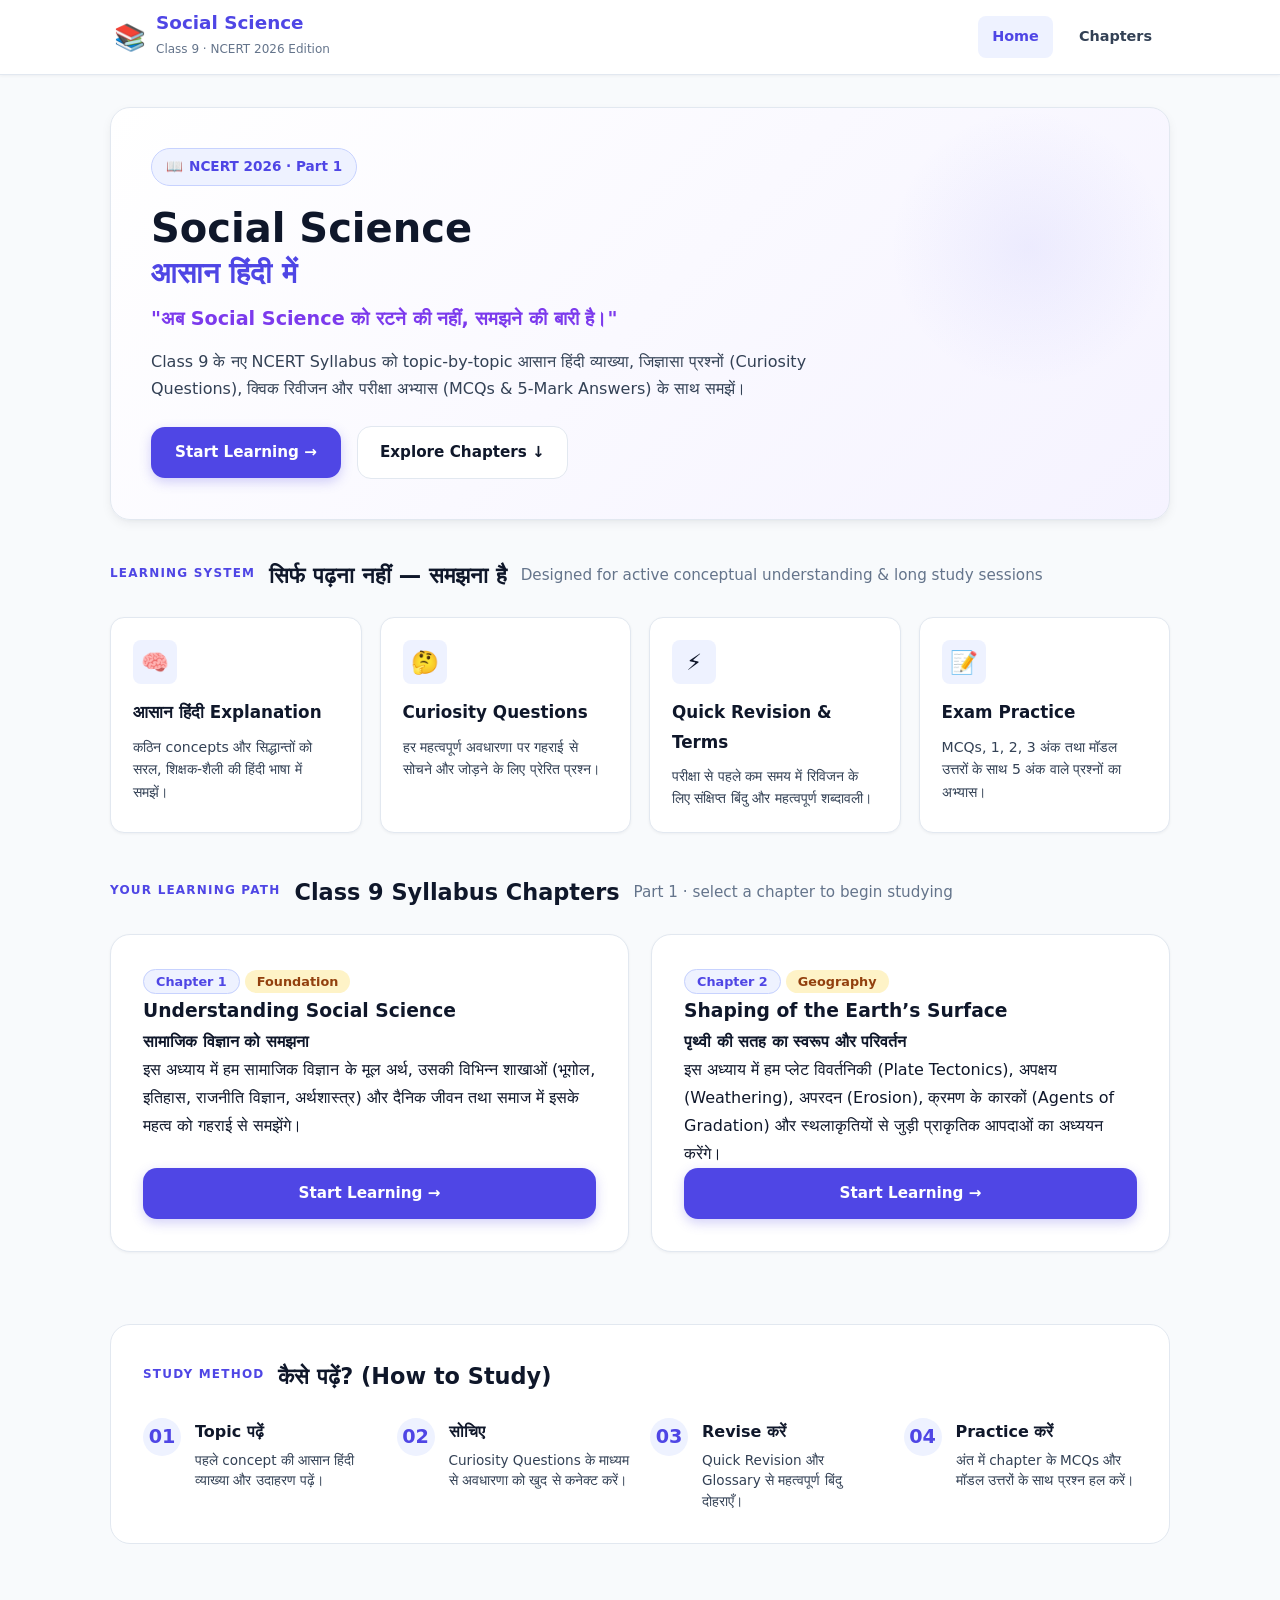
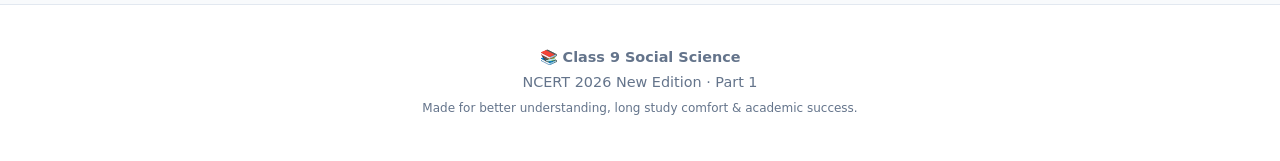
<file: index.html>
<!DOCTYPE html>
<html lang="hi">

<head>
    <meta charset="UTF-8">
    <meta name="viewport" content="width=device-width, initial-scale=1.0">
    <meta name="description"
        content="Class 9 NCERT Social Science 2026 New Edition Part 1 - Hindi study notes, explanations, glossary and chapter practice.">

    <title>Class 9 Social Science | NCERT 2026</title>

    <link rel="stylesheet" href="./css/chapter.css">
</head>

<body>

    <!-- ================= HEADER ================= -->
    <header class="site-header">
        <div class="header-inner">
            <a href="./index.html" class="brand">
                <span class="brand-icon">📚</span>
                <div class="brand-text">
                    <strong>Social Science</strong>
                    <small>Class 9 · NCERT 2026 Edition</small>
                </div>
            </a>

            <nav class="site-nav">
                <a href="./index.html" class="nav-link active">Home</a>
                <a href="#chapters-section" class="nav-link">Chapters</a>
            </nav>
        </div>
    </header>

    <!-- ================= MAIN ================= -->
    <main class="home-container">

        <!-- ================= HERO ================= -->
        <section class="hero">
            <div class="hero-badge">
                <span>📖</span> NCERT 2026 · Part 1
            </div>

            <h1>
                Social Science
                <span class="highlight-text">आसान हिंदी में</span>
            </h1>

            <p class="hero-tagline">
                "अब Social Science को रटने की नहीं, समझने की बारी है।"
            </p>

            <p class="hero-subtext">
                Class 9 के नए NCERT Syllabus को topic-by-topic आसान हिंदी व्याख्या, जिज्ञासा प्रश्नों (Curiosity Questions), क्विक रिवीजन और परीक्षा अभ्यास (MCQs & 5-Mark Answers) के साथ समझें।
            </p>

            <div class="hero-actions">
                <a href="./chapter.html?chapter=ch01" class="primary-button">
                    Start Learning →
                </a>
                <a href="#chapters-section" class="secondary-button">
                    Explore Chapters ↓
                </a>
            </div>
        </section>

        <!-- ================= LEARNING FEATURES ================= -->
        <section class="features-section">
            <div class="section-heading">
                <p class="eyebrow">Learning System</p>
                <h2>सिर्फ पढ़ना नहीं — समझना है</h2>
                <p class="section-subtext">Designed for active conceptual understanding & long study sessions</p>
            </div>

            <div class="features-grid">
                <article class="feature-card">
                    <div class="feature-icon-wrapper">🧠</div>
                    <h3>आसान हिंदी Explanation</h3>
                    <p>कठिन concepts और सिद्धान्तों को सरल, शिक्षक-शैली की हिंदी भाषा में समझें।</p>
                </article>

                <article class="feature-card">
                    <div class="feature-icon-wrapper">🤔</div>
                    <h3>Curiosity Questions</h3>
                    <p>हर महत्वपूर्ण अवधारणा पर गहराई से सोचने और जोड़ने के लिए प्रेरित प्रश्न।</p>
                </article>

                <article class="feature-card">
                    <div class="feature-icon-wrapper">⚡</div>
                    <h3>Quick Revision & Terms</h3>
                    <p>परीक्षा से पहले कम समय में रिविजन के लिए संक्षिप्त बिंदु और महत्वपूर्ण शब्दावली।</p>
                </article>

                <article class="feature-card">
                    <div class="feature-icon-wrapper">📝</div>
                    <h3>Exam Practice</h3>
                    <p>MCQs, 1, 2, 3 अंक तथा मॉडल उत्तरों के साथ 5 अंक वाले प्रश्नों का अभ्यास।</p>
                </article>
            </div>
        </section>

        <!-- ================= CHAPTERS SECTION ================= -->
        <section id="chapters-section" class="chapters-section">
            <div class="section-heading">
                <p class="eyebrow">Your Learning Path</p>
                <h2>Class 9 Syllabus Chapters</h2>
                <p class="section-subtext">Part 1 · select a chapter to begin studying</p>
            </div>

            <!-- JavaScript loads chapters dynamically -->
            <div id="chapters-list" class="chapters-grid">
                <div class="state-card">
                    Chapters loading...
                </div>
            </div>
        </section>

        <!-- ================= HOW TO USE ================= -->
        <section class="how-section">
            <div class="section-heading">
                <p class="eyebrow">Study Method</p>
                <h2>कैसे पढ़ें? (How to Study)</h2>
            </div>

            <div class="study-steps">
                <article class="study-step">
                    <span class="step-num">01</span>
                    <div>
                        <h3>Topic पढ़ें</h3>
                        <p>पहले concept की आसान हिंदी व्याख्या और उदाहरण पढ़ें।</p>
                    </div>
                </article>

                <article class="study-step">
                    <span class="step-num">02</span>
                    <div>
                        <h3>सोचिए</h3>
                        <p>Curiosity Questions के माध्यम से अवधारणा को खुद से कनेक्ट करें।</p>
                    </div>
                </article>

                <article class="study-step">
                    <span class="step-num">03</span>
                    <div>
                        <h3>Revise करें</h3>
                        <p>Quick Revision और Glossary से महत्वपूर्ण बिंदु दोहराएँ।</p>
                    </div>
                </article>

                <article class="study-step">
                    <span class="step-num">04</span>
                    <div>
                        <h3>Practice करें</h3>
                        <p>अंत में chapter के MCQs और मॉडल उत्तरों के साथ प्रश्न हल करें।</p>
                    </div>
                </article>
            </div>
        </section>

    </main>

    <!-- ================= FOOTER ================= -->
    <footer class="site-footer">
        <div class="footer-inner">
            <strong>📚 Class 9 Social Science</strong>
            <p>NCERT 2026 New Edition · Part 1</p>
            <small>Made for better understanding, long study comfort & academic success.</small>
        </div>
    </footer>

    <script type="module" src="./js/home.js"></script>

</body>

</html>
</file>
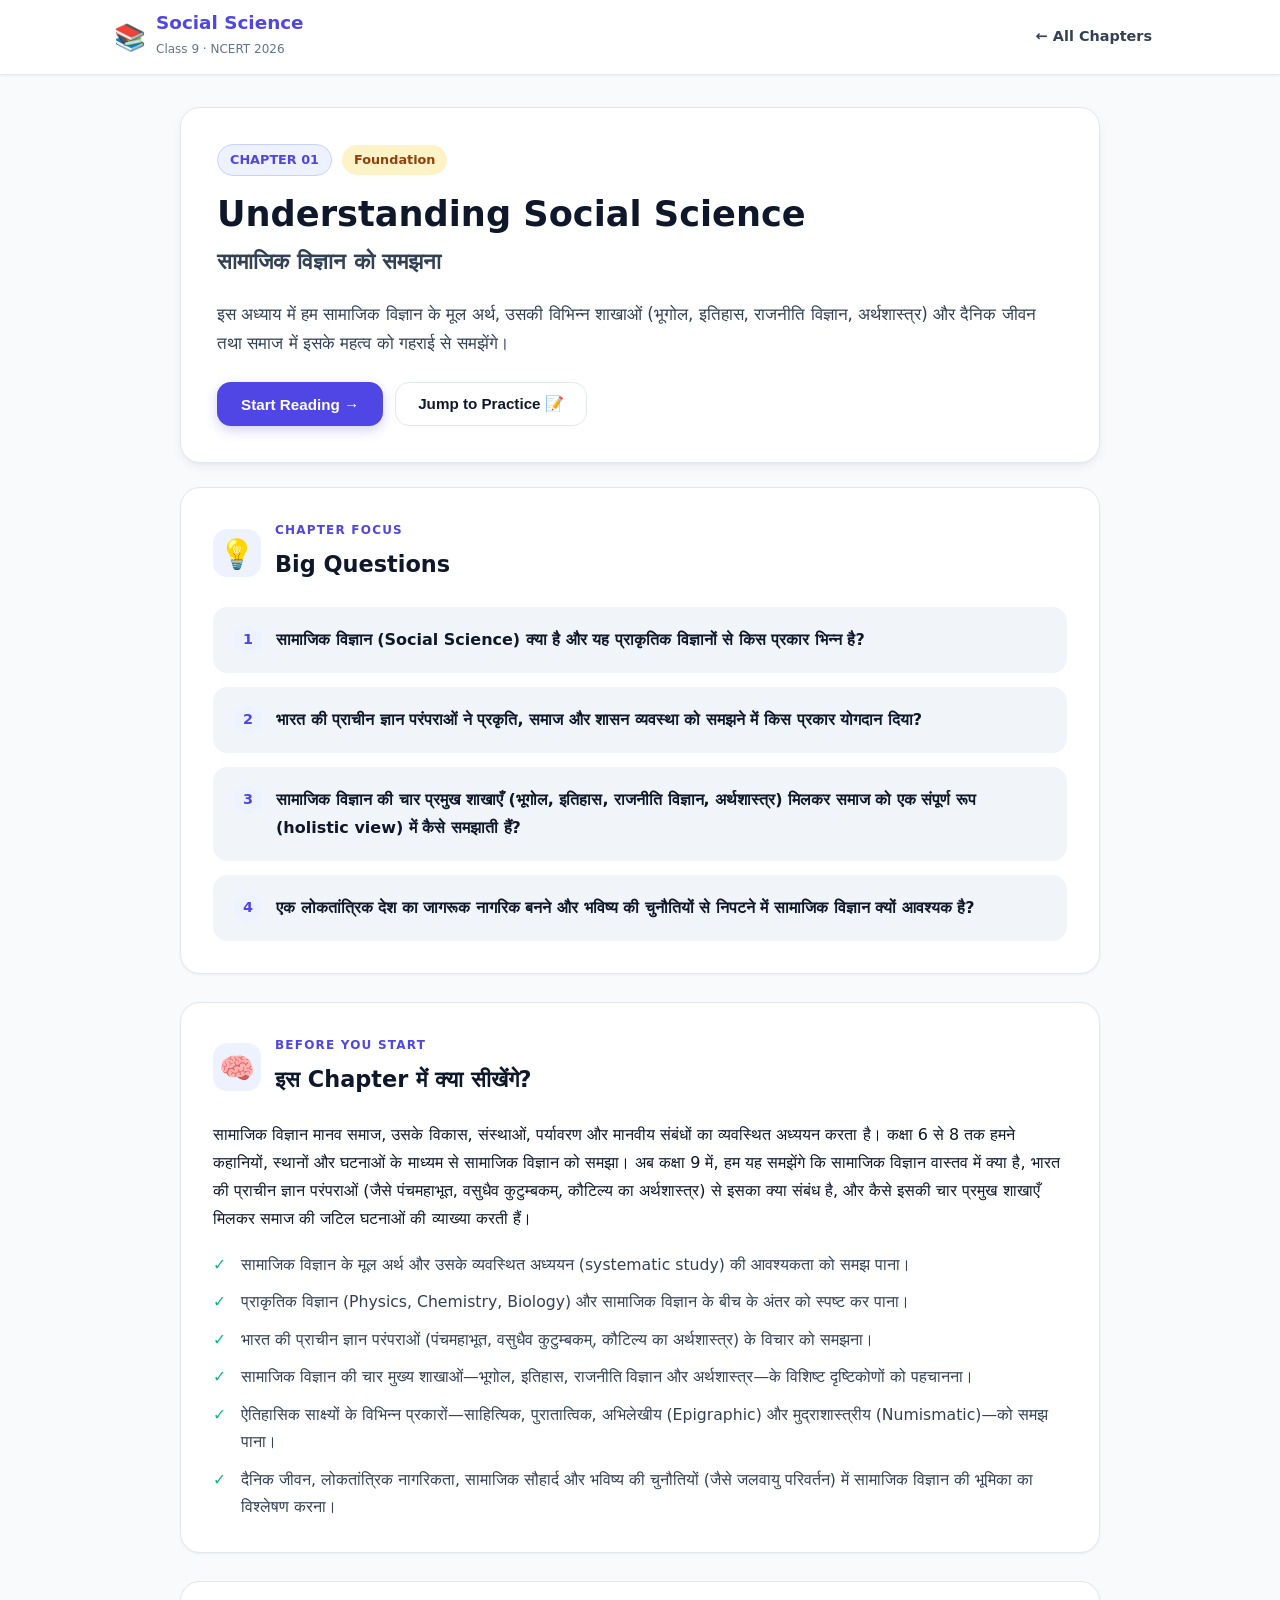
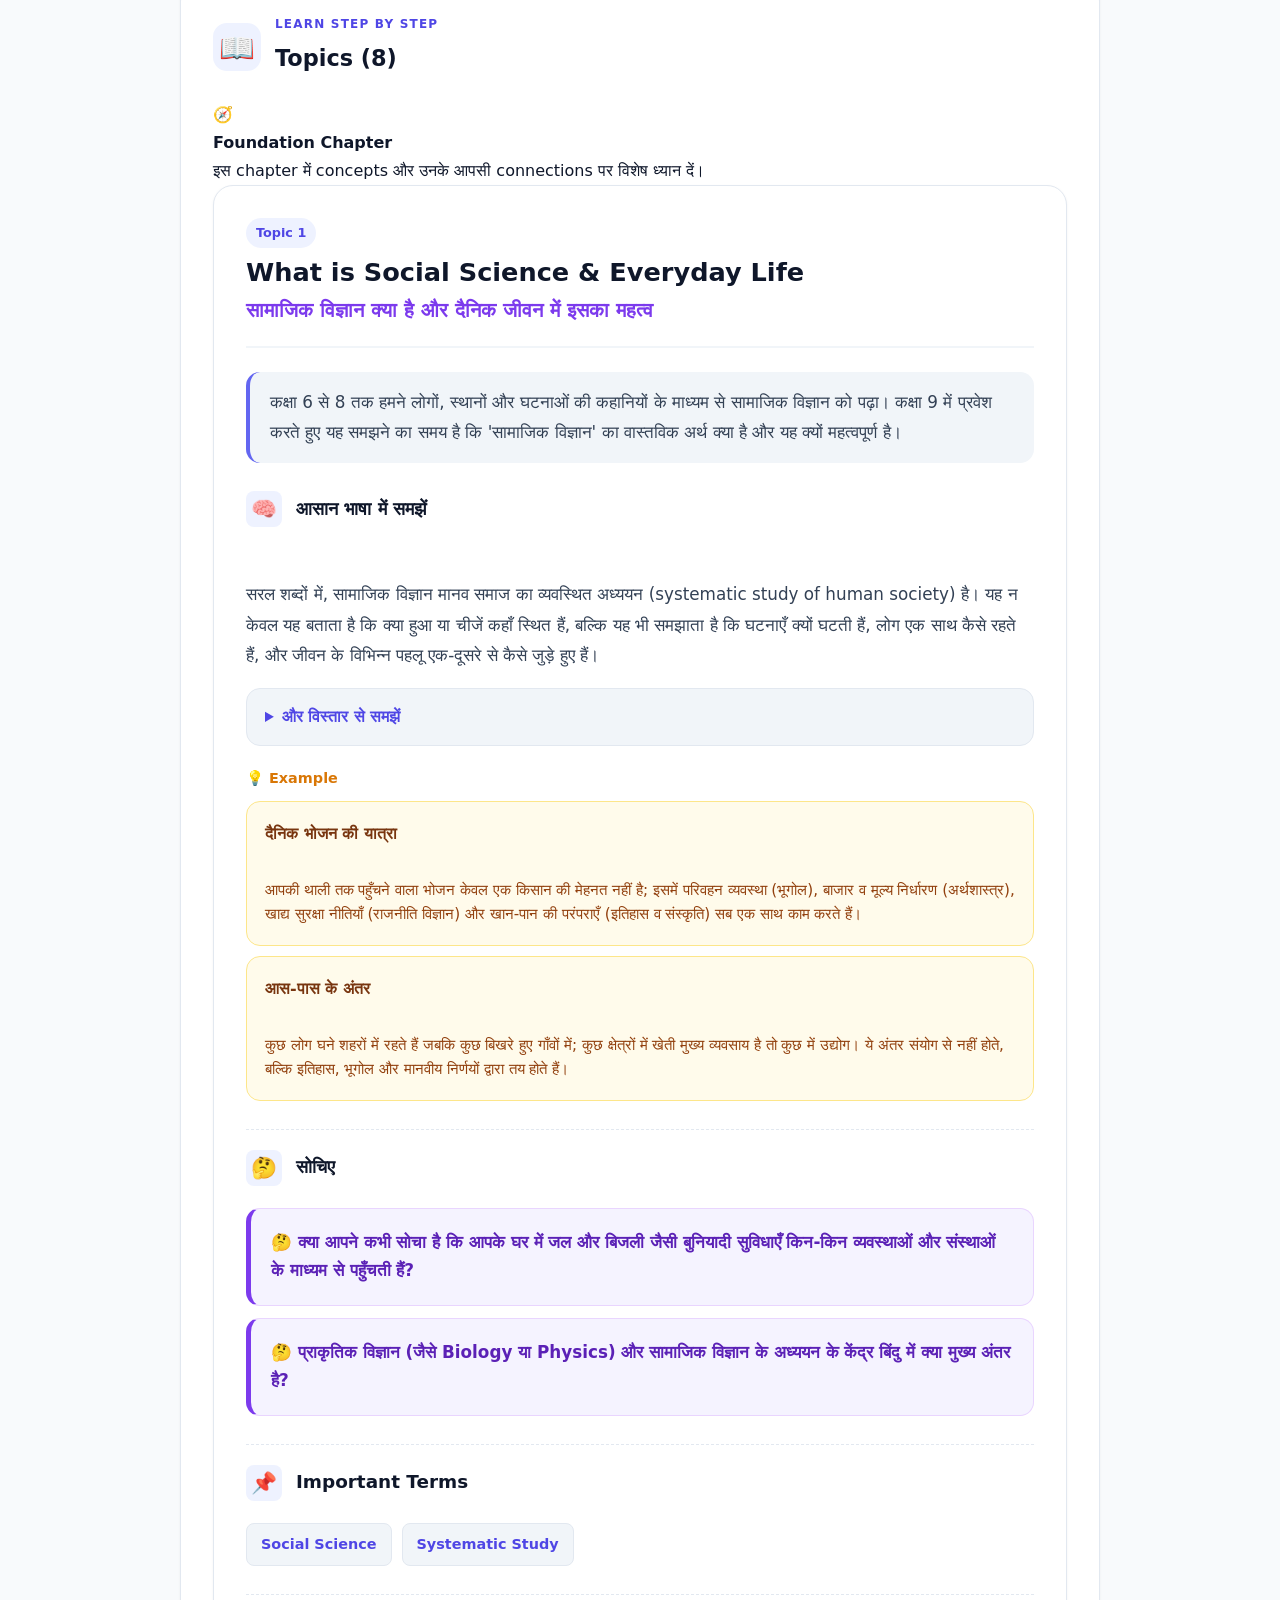
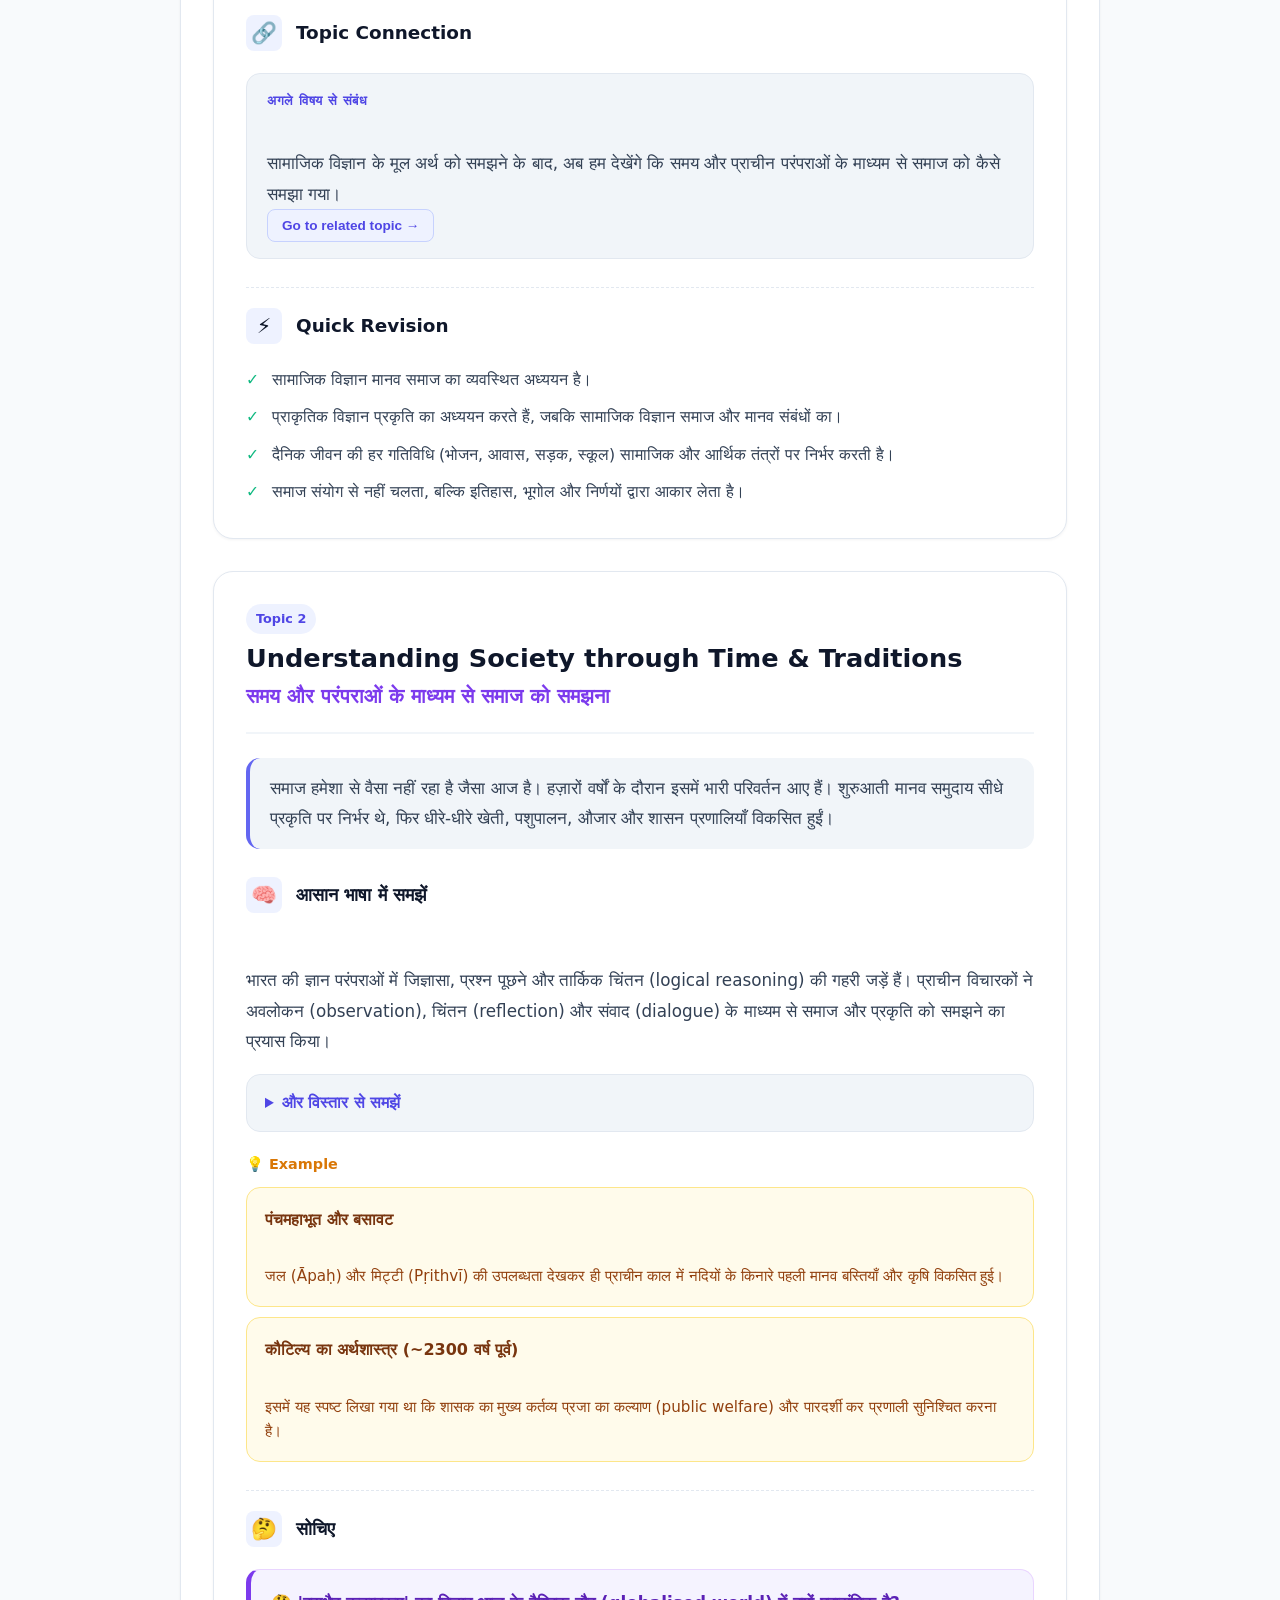
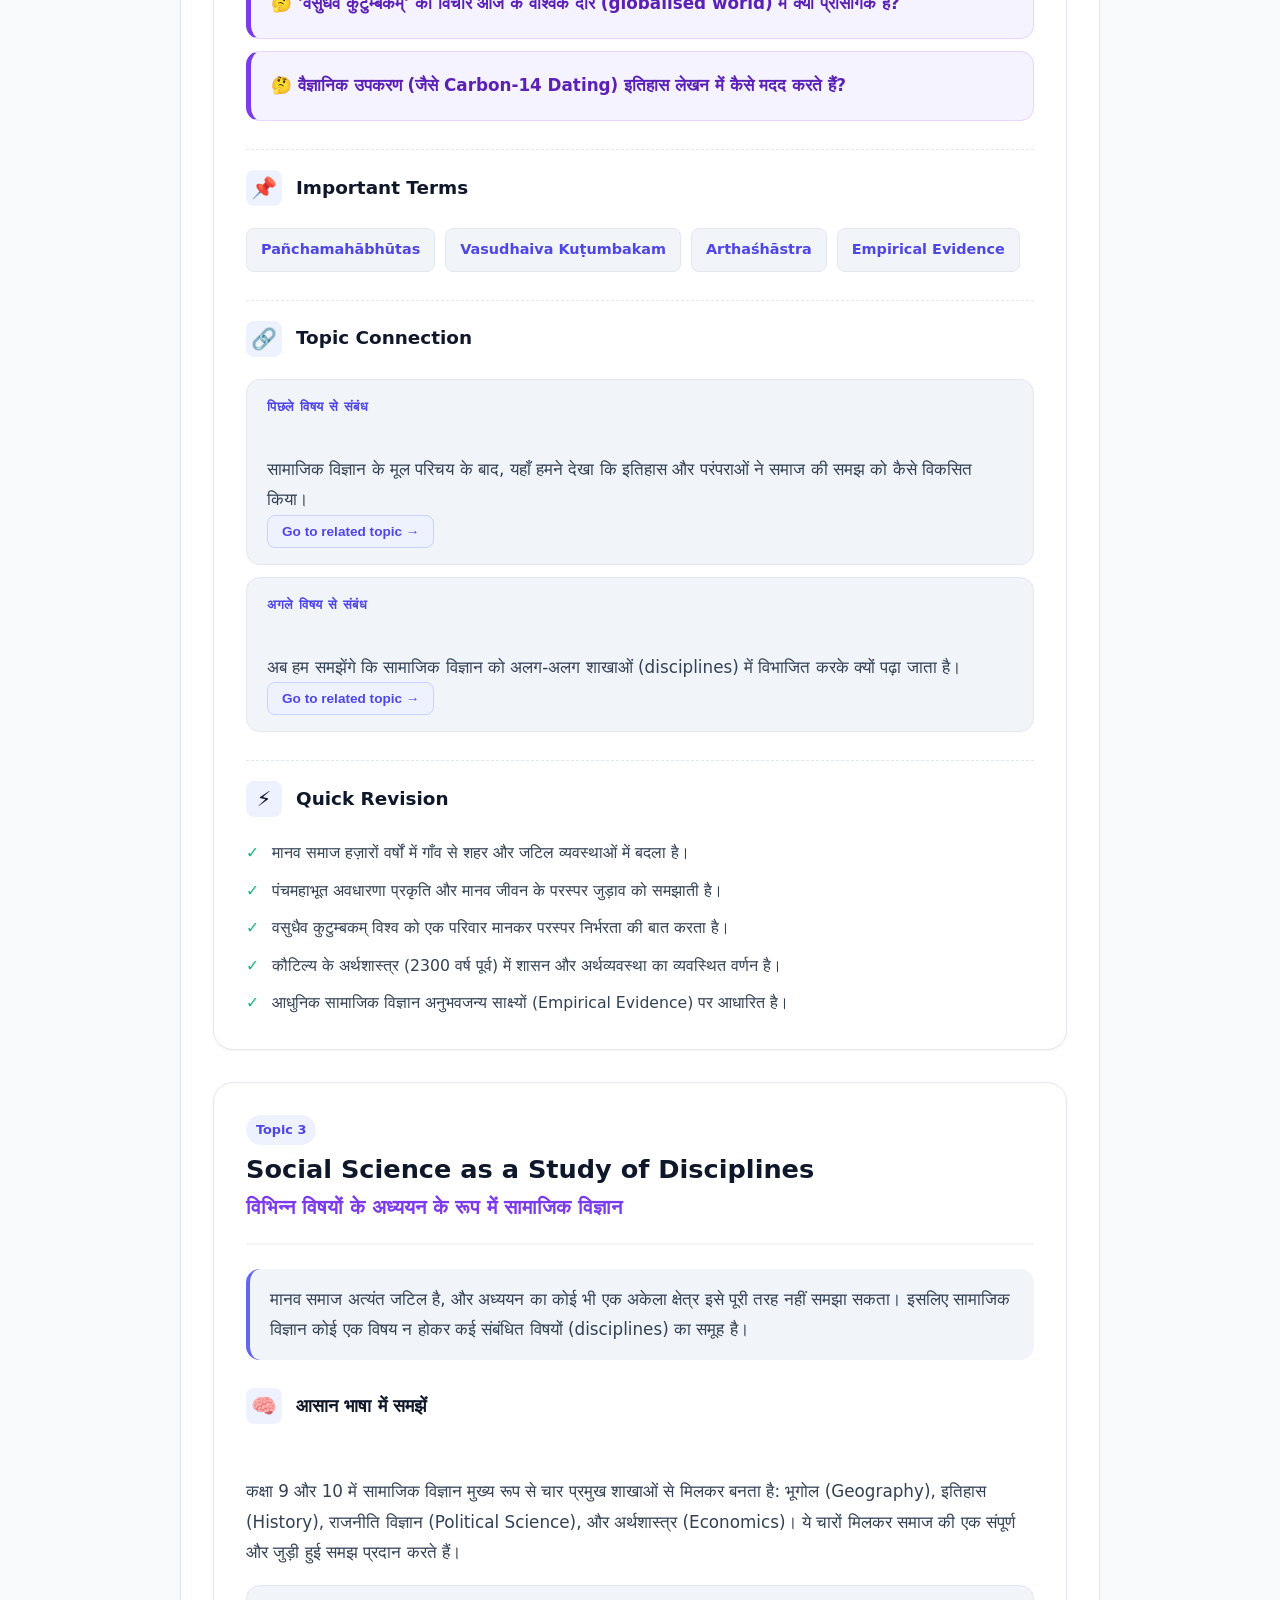
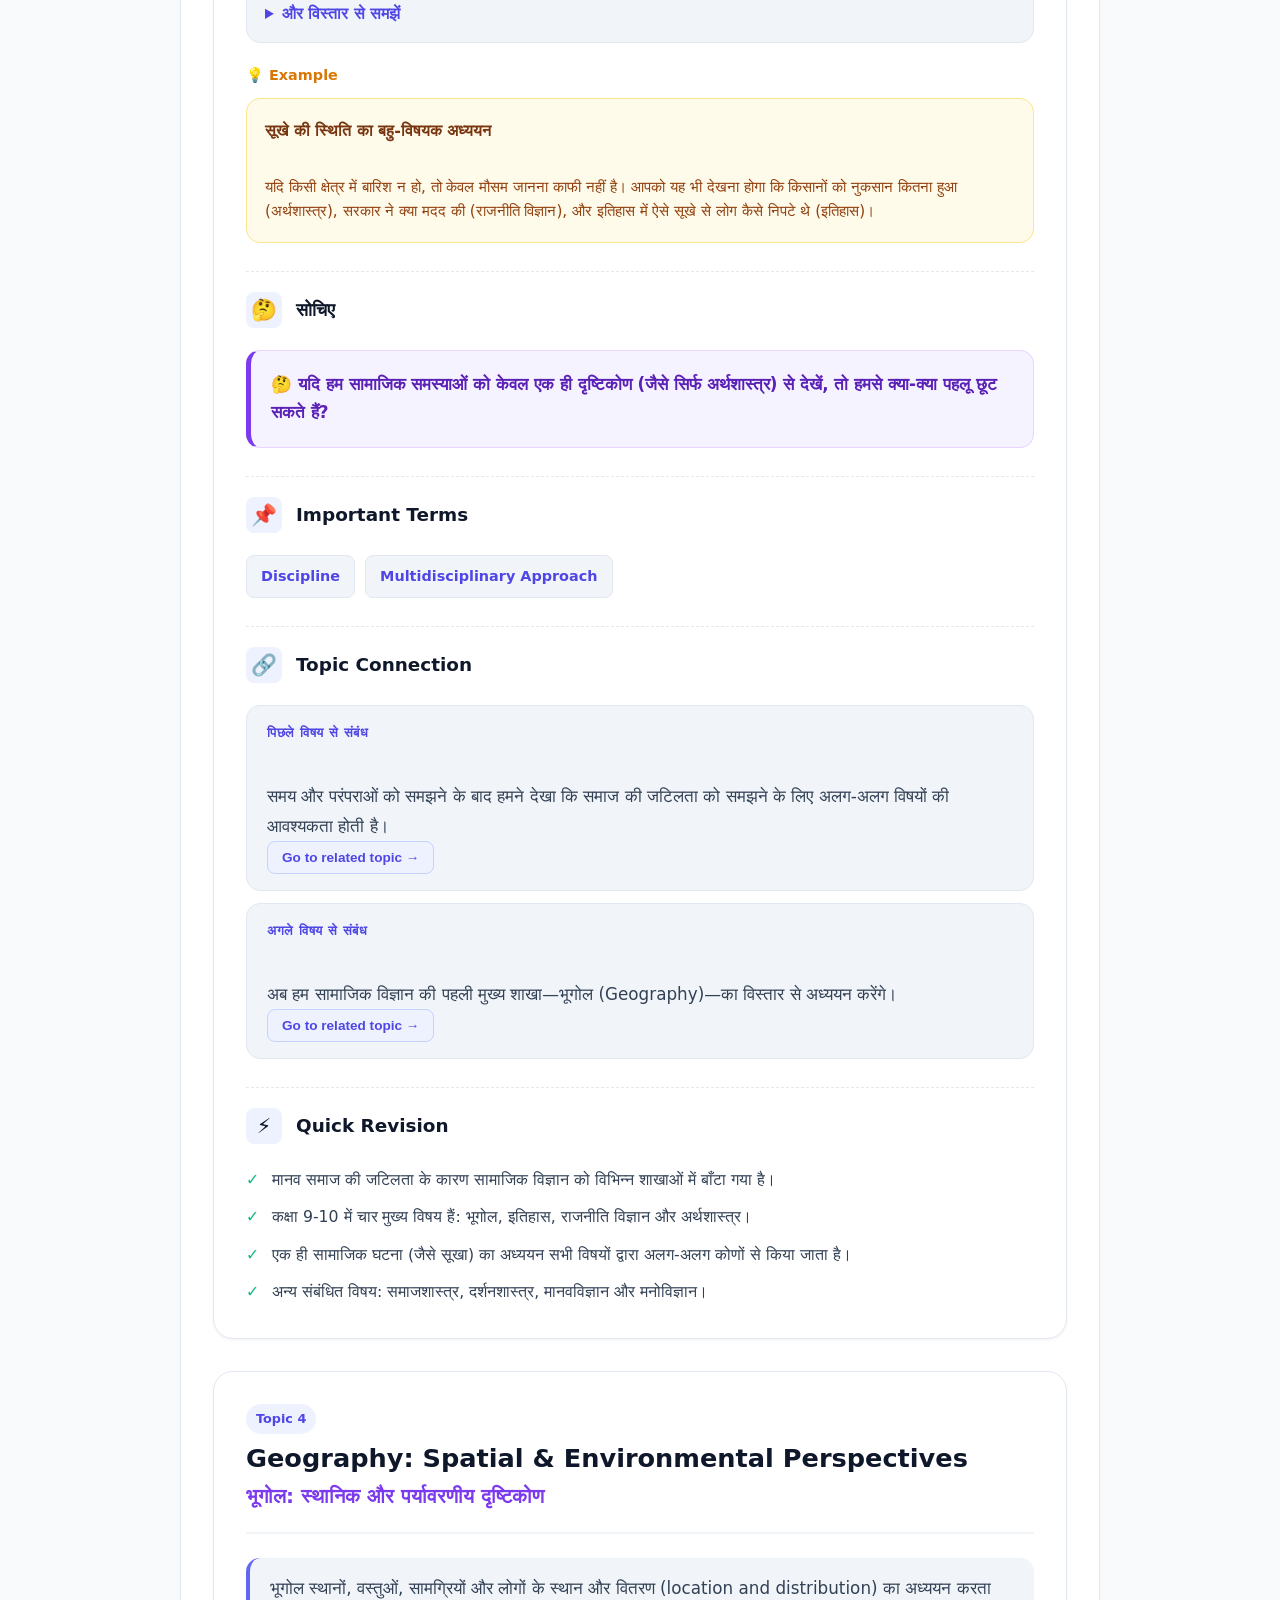
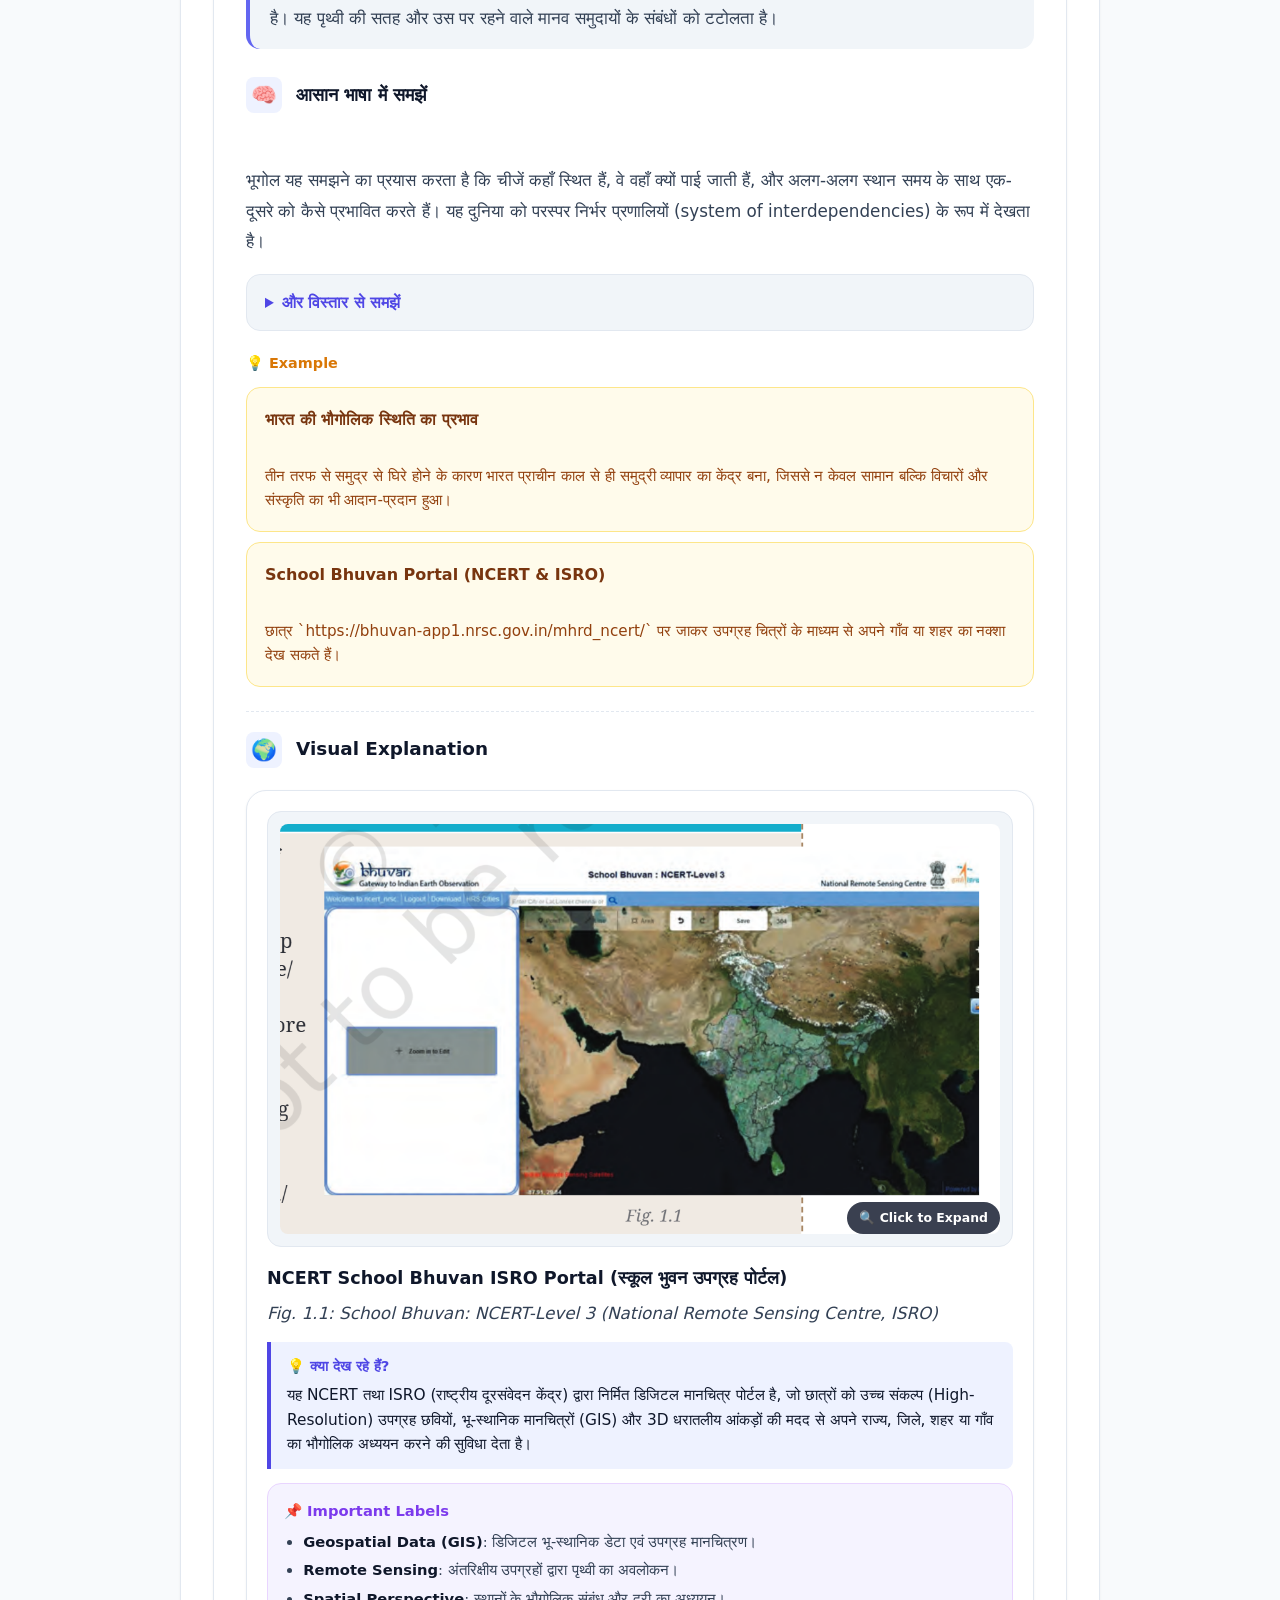
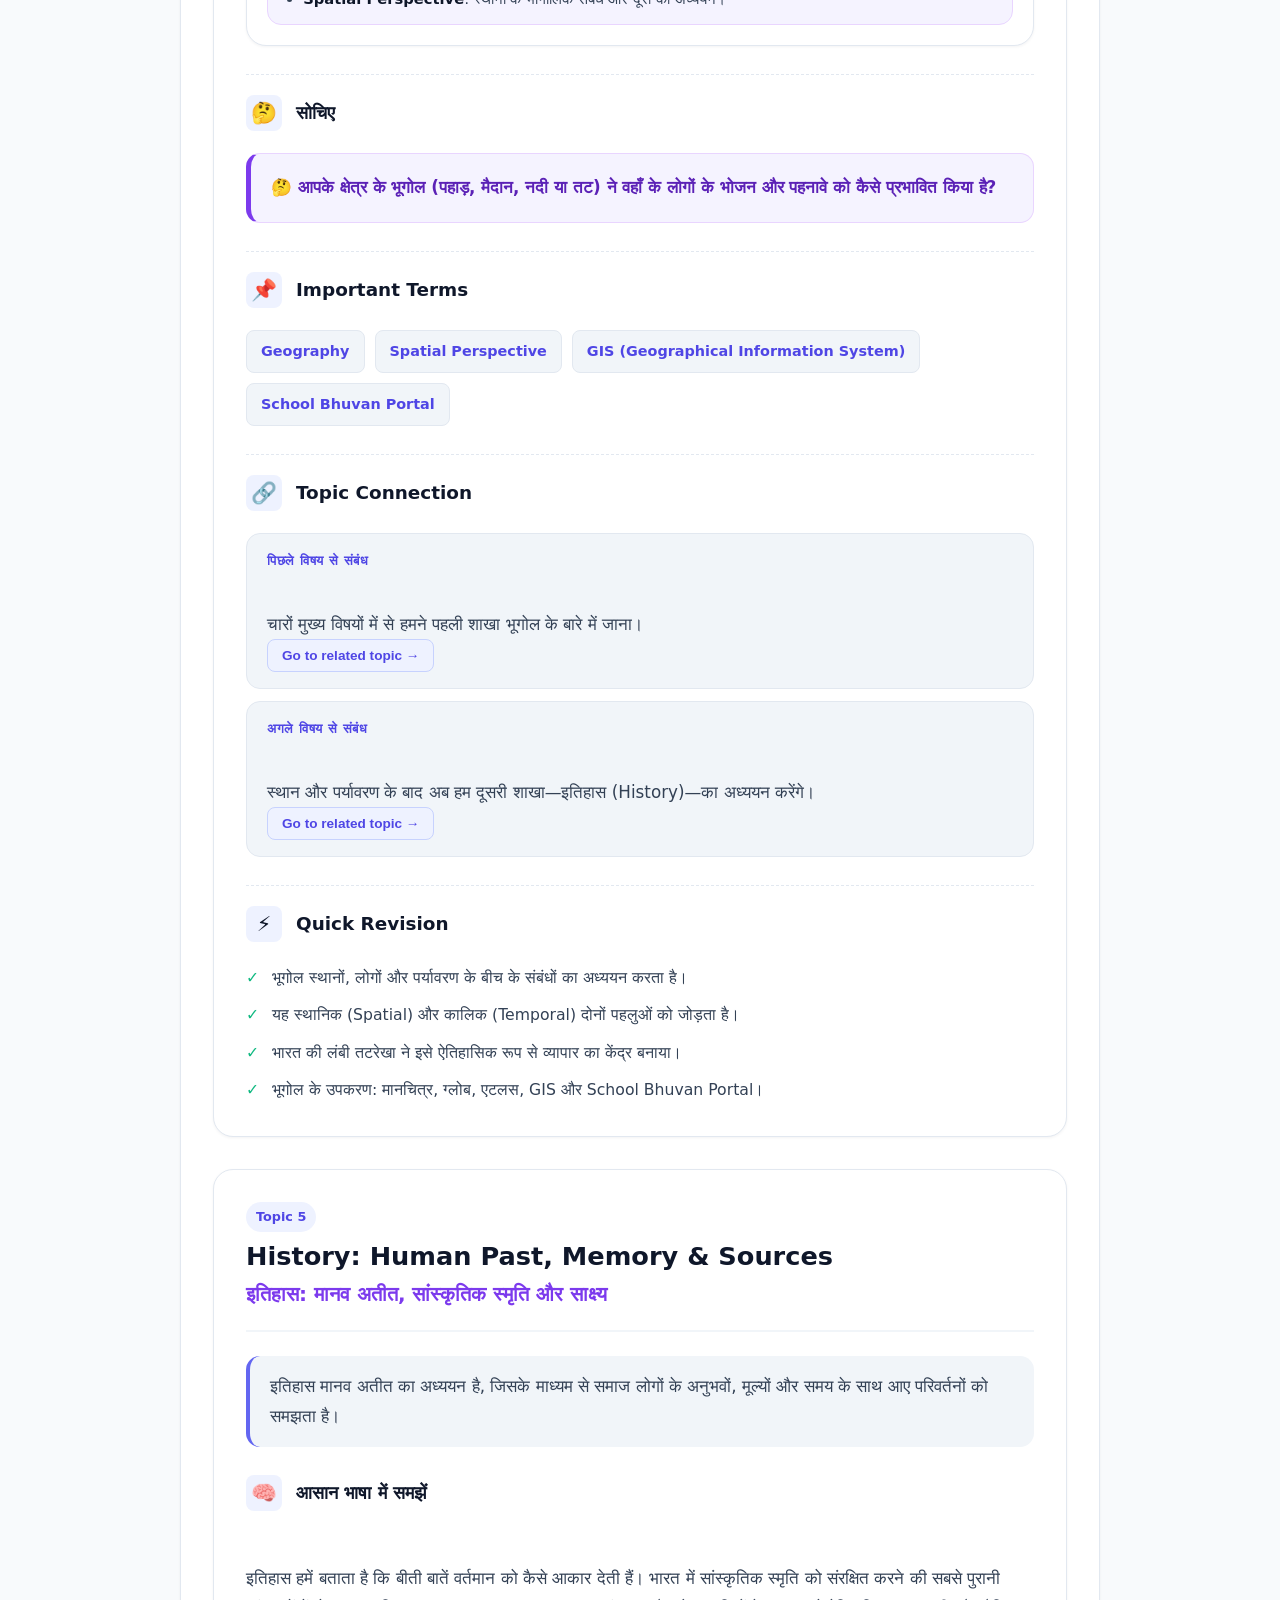
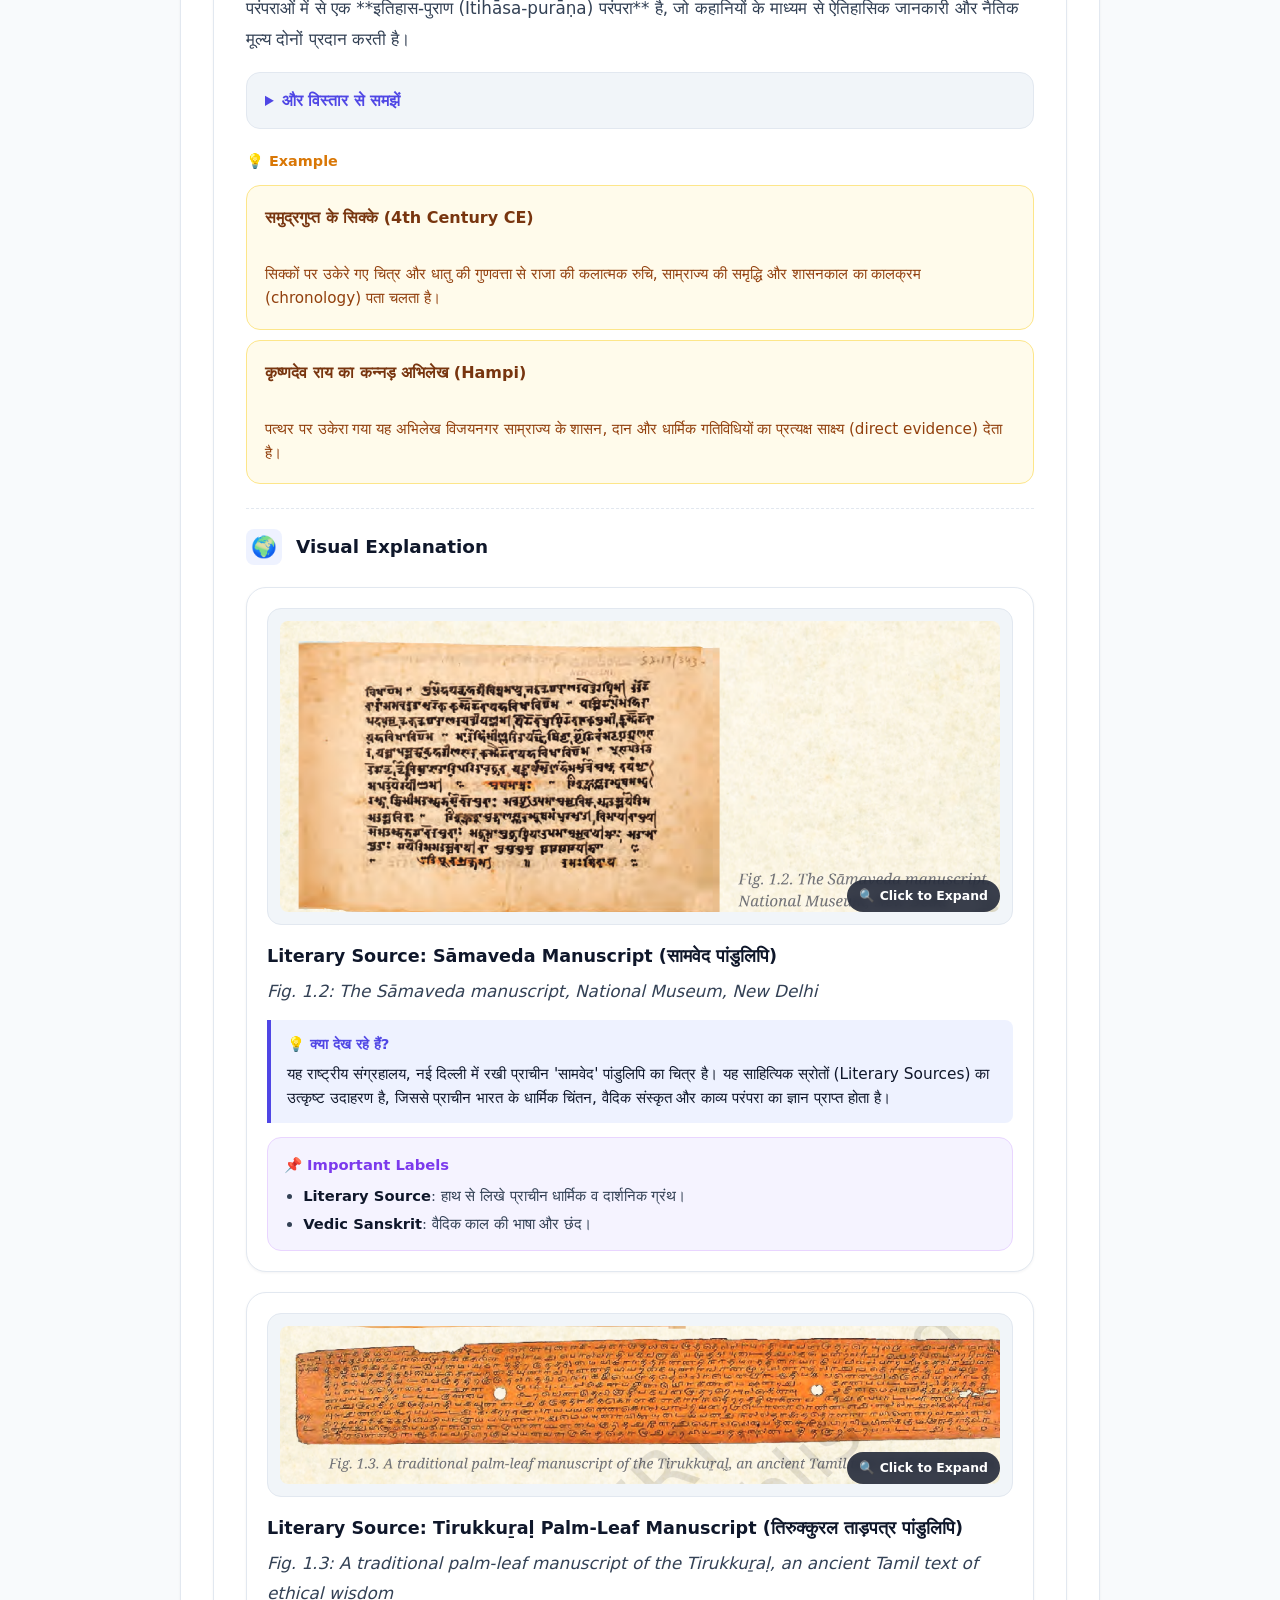
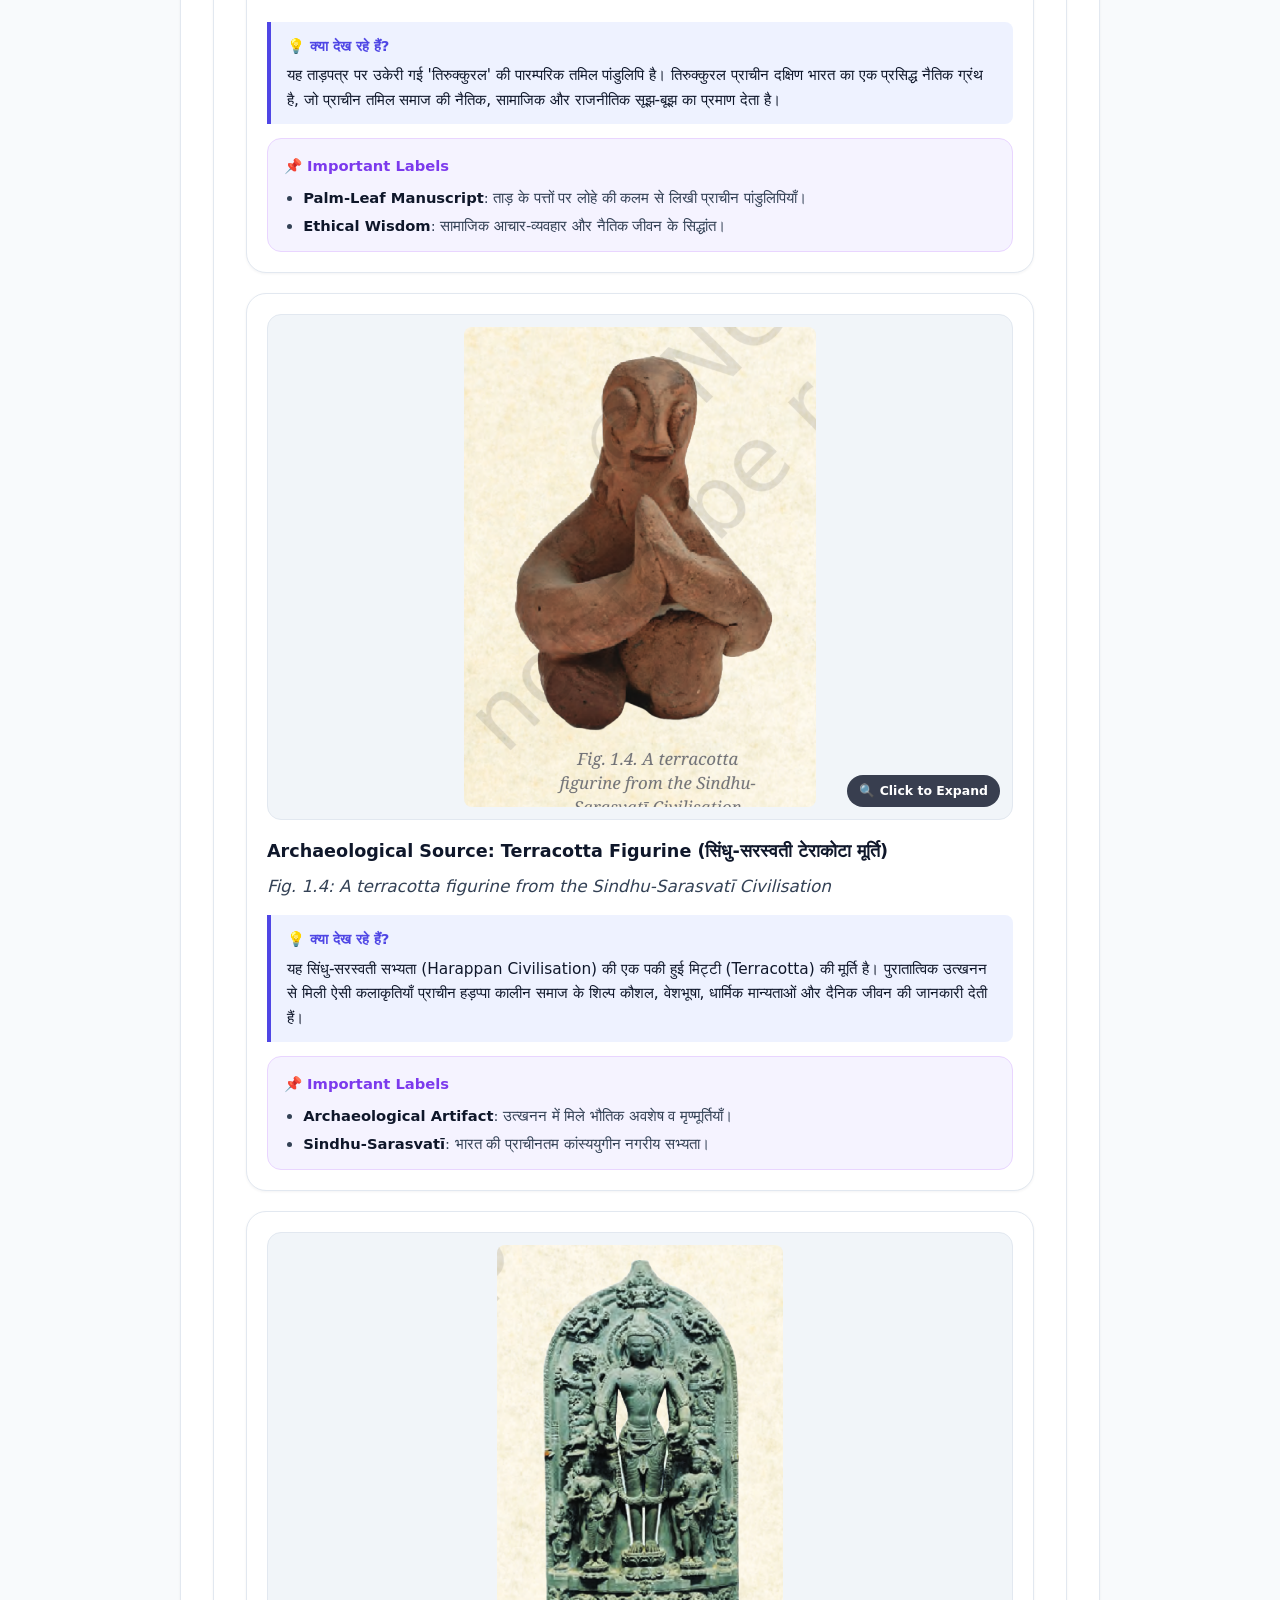
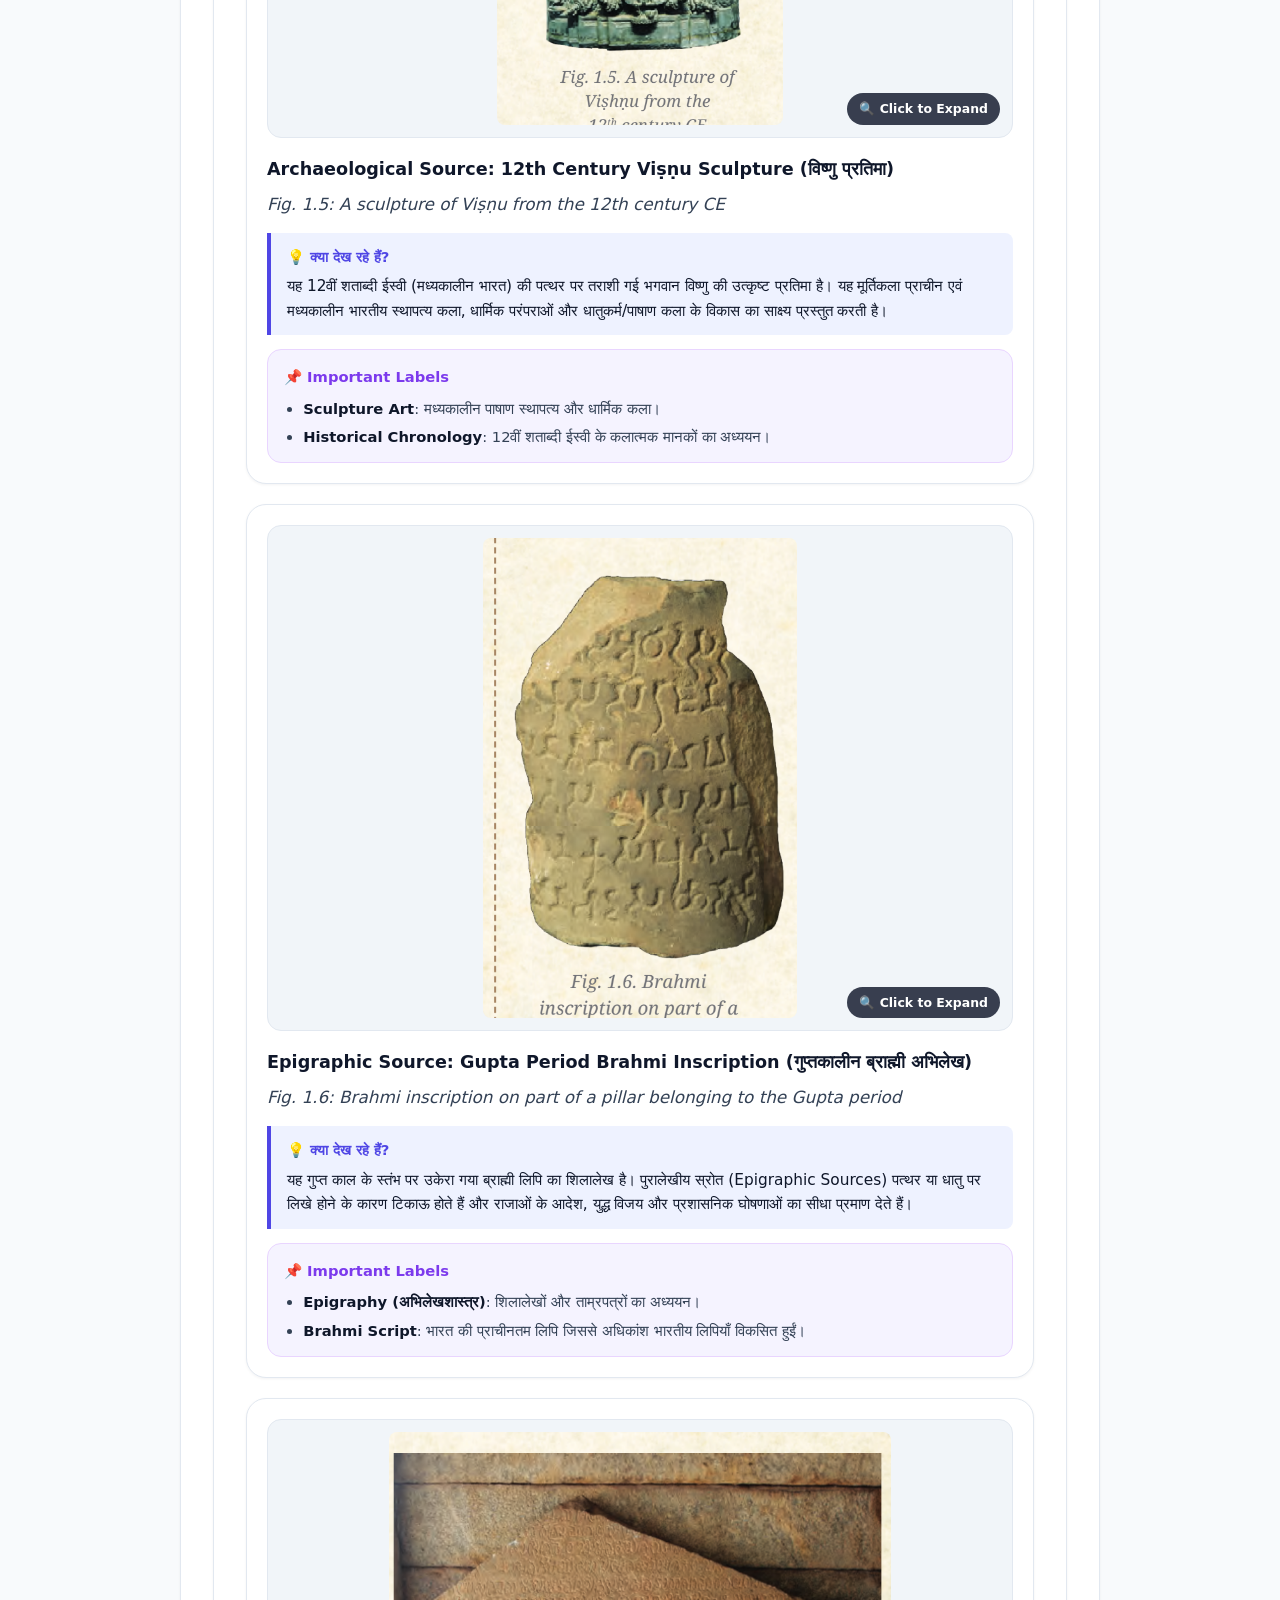
<file: chapter.html>
<!DOCTYPE html>
<html lang="hi">

<head>
    <meta charset="UTF-8">
    <meta name="viewport" content="width=device-width, initial-scale=1.0">

    <title>Chapter | Understanding Society</title>

    <link rel="stylesheet" href="./css/chapter.css">
</head>

<body>

    <header class="site-header">
        <div class="header-inner">
            <a href="./index.html" class="brand">
                <span class="brand-icon">📚</span>
                <div class="brand-text">
                    <strong>Social Science</strong>
                    <small>Class 9 · NCERT 2026</small>
                </div>
            </a>

            <a href="./index.html" class="back-link">
                ← All Chapters
            </a>
        </div>
    </header>

    <main id="chapter-content">
        <!-- Loading state -->
        <section id="chapter-loading" class="state-card">
            Loading chapter...
        </section>
    </main>

    <footer class="site-footer">
        <div class="footer-inner">
            <strong>📚 Class 9 Social Science</strong>
            <p>NCERT 2026 New Edition · Part 1</p>
            <small>Designed for focused learning & conceptual clarity.</small>
        </div>
    </footer>

    <script type="module" src="./js/chapter.js"></script>

</body>

</html>
</file>
<file: css/chapter.css>
/* ==========================================================================
   ACADEMIC LEARNING PLATFORM - DESIGN SYSTEM
   Class 9 NCERT Social Science 2026
   ========================================================================== */

:root {
    /* Brand Palette - Deep Indigo & Soft Violet */
    --primary: #4f46e5;
    --primary-hover: #4338ca;
    --primary-light: #6366f1;
    --primary-soft: #eef2ff;
    --primary-soft-border: #c7d2fe;
    
    --secondary: #7c3aed;
    --secondary-hover: #6d28d9;
    --secondary-soft: #f5f3ff;
    
    --accent: #d97706;
    --accent-soft: #fffbeb;
    --accent-border: #fde68a;

    /* Status Colors */
    --success: #10b981;
    --success-bg: #ecfdf5;
    --success-border: #a7f3d0;
    
    --error: #ef4444;
    --error-bg: #fef2f2;
    --error-border: #fecaca;
    
    --warning: #f59e0b;
    --warning-bg: #fffbeb;

    /* Backgrounds & Surfaces */
    --bg-app: #f8fafc;
    --surface: #ffffff;
    --surface-soft: #f1f5f9;
    --surface-hover: #f8fafc;
    
    /* Text Hierarchy */
    --text-main: #0f172a;      /* Dark charcoal for high contrast */
    --text-subtle: #334155;    /* Medium charcoal for paragraphs */
    --text-muted: #64748b;     /* Soft slate gray */
    --text-inverse: #ffffff;

    /* Borders & Lines */
    --border-color: #e2e8f0;
    --border-light: #f1f5f9;
    --border-focus: #818cf8;

    /* Typography */
    --font-sans: system-ui, -apple-system, BlinkMacSystemFont, "Segoe UI", Roboto, "Helvetica Neue", Arial, sans-serif;
    --font-hindi: system-ui, -apple-system, "Segoe UI", Roboto, sans-serif;

    /* Elevation & Shadows */
    --shadow-sm: 0 1px 3px 0 rgba(15, 23, 42, 0.05);
    --shadow-md: 0 4px 12px -2px rgba(15, 23, 42, 0.08), 0 2px 4px -2px rgba(15, 23, 42, 0.04);
    --shadow-lg: 0 12px 28px -6px rgba(15, 23, 42, 0.12), 0 4px 8px -2px rgba(15, 23, 42, 0.04);

    /* Radii */
    --radius-sm: 8px;
    --radius-md: 14px;
    --radius-lg: 20px;
    --radius-full: 9999px;

    /* Transitions */
    --transition-fast: 150ms cubic-bezier(0.4, 0, 0.2, 1);
    --transition-base: 250ms cubic-bezier(0.4, 0, 0.2, 1);
}

/* Base Reset & Smooth Scroll */
* {
    box-sizing: border-box;
    margin: 0;
    padding: 0;
}

html {
    scroll-behavior: smooth;
    scroll-padding-top: 80px;
}

body {
    font-family: var(--font-sans);
    background-color: var(--bg-app);
    color: var(--text-main);
    line-height: 1.75;
    font-size: 16px;
    -webkit-font-smoothing: antialiased;
}

/* Selection Color */
::selection {
    background-color: var(--primary-soft-border);
    color: var(--primary);
}

/* ==========================================================================
   HEADER & NAVIGATION
   ========================================================================== */

.site-header {
    position: sticky;
    top: 0;
    z-index: 100;
    background: rgba(255, 255, 255, 0.92);
    backdrop-filter: blur(12px);
    -webkit-backdrop-filter: blur(12px);
    border-bottom: 1px solid var(--border-color);
    box-shadow: var(--shadow-sm);
}

.header-inner {
    max-width: 1100px;
    margin: 0 auto;
    padding: 12px 24px;
    display: flex;
    align-items: center;
    justify-content: space-between;
    gap: 16px;
}

.brand {
    display: flex;
    align-items: center;
    gap: 10px;
    text-decoration: none;
    color: var(--text-main);
}

.brand-icon {
    font-size: 1.6rem;
}

.brand-text strong {
    font-size: 1.15rem;
    font-weight: 700;
    color: var(--primary);
    display: block;
    line-height: 1.2;
}

.brand-text small {
    font-size: 0.75rem;
    color: var(--text-muted);
    font-weight: 500;
}

.site-nav {
    display: flex;
    align-items: center;
    gap: 12px;
}

.nav-link, .back-link {
    text-decoration: none;
    font-size: 0.9rem;
    font-weight: 600;
    color: var(--text-subtle);
    padding: 8px 14px;
    border-radius: var(--radius-sm);
    transition: all var(--transition-fast);
    display: inline-flex;
    align-items: center;
    gap: 6px;
}

.nav-link:hover, .back-link:hover {
    color: var(--primary);
    background-color: var(--primary-soft);
}

.nav-link.active {
    color: var(--primary);
    background-color: var(--primary-soft);
}

.edition-label {
    font-size: 0.8rem;
    font-weight: 600;
    color: var(--primary);
    background: var(--primary-soft);
    padding: 4px 12px;
    border-radius: var(--radius-full);
    border: 1px solid var(--primary-soft-border);
}

/* ==========================================================================
   HOMEPAGE LAYOUT & COMPONENTS
   ========================================================================== */

main.home-container {
    max-width: 1100px;
    margin: 32px auto;
    padding: 0 20px;
}

/* Hero Section */
.hero {
    background: linear-gradient(135deg, #ffffff 0%, #f5f3ff 100%);
    border: 1px solid var(--border-color);
    border-radius: var(--radius-lg);
    padding: 40px;
    margin-bottom: 36px;
    box-shadow: var(--shadow-md);
    position: relative;
    overflow: hidden;
}

.hero::before {
    content: "";
    position: absolute;
    top: 0;
    right: 0;
    width: 280px;
    height: 280px;
    background: radial-gradient(circle, rgba(99, 102, 241, 0.08) 0%, rgba(255, 255, 255, 0) 70%);
    pointer-events: none;
}

.hero-badge {
    display: inline-flex;
    align-items: center;
    gap: 6px;
    font-size: 0.85rem;
    font-weight: 700;
    color: var(--primary);
    background: var(--primary-soft);
    border: 1px solid var(--primary-soft-border);
    padding: 6px 14px;
    border-radius: var(--radius-full);
    margin-bottom: 18px;
}

.hero h1 {
    font-size: 2.5rem;
    font-weight: 800;
    line-height: 1.2;
    color: var(--text-main);
    margin-bottom: 12px;
}

.hero h1 span.highlight-text {
    color: var(--primary);
    display: block;
    font-size: 1.8rem;
    font-weight: 700;
    margin-top: 4px;
}

.hero-tagline {
    font-size: 1.2rem;
    font-weight: 600;
    color: var(--secondary);
    margin-bottom: 12px;
}

.hero-subtext {
    font-size: 1rem;
    color: var(--text-subtle);
    max-width: 720px;
    line-height: 1.7;
    margin-bottom: 24px;
}

.hero-actions {
    display: flex;
    align-items: center;
    gap: 16px;
    flex-wrap: wrap;
}

.primary-button {
    display: inline-flex;
    align-items: center;
    justify-content: center;
    gap: 8px;
    background-color: var(--primary);
    color: var(--text-inverse);
    padding: 12px 24px;
    border-radius: var(--radius-md);
    text-decoration: none;
    font-weight: 600;
    font-size: 0.95rem;
    border: none;
    cursor: pointer;
    box-shadow: 0 4px 12px rgba(79, 70, 229, 0.25);
    transition: all var(--transition-fast);
}

.primary-button:hover {
    background-color: var(--primary-hover);
    transform: translateY(-1px);
    box-shadow: 0 6px 16px rgba(79, 70, 229, 0.35);
}

.secondary-button {
    display: inline-flex;
    align-items: center;
    justify-content: center;
    gap: 8px;
    background-color: var(--surface);
    color: var(--text-main);
    padding: 12px 22px;
    border-radius: var(--radius-md);
    text-decoration: none;
    font-weight: 600;
    font-size: 0.95rem;
    border: 1px solid var(--border-color);
    transition: all var(--transition-fast);
}

.secondary-button:hover {
    background-color: var(--surface-soft);
    border-color: var(--primary-soft-border);
    color: var(--primary);
}

/* Learning Features Section */
.features-section {
    margin-bottom: 40px;
}

.section-heading {
    margin-bottom: 24px;
}

.eyebrow {
    font-size: 0.75rem;
    font-weight: 800;
    text-transform: uppercase;
    letter-spacing: 0.1em;
    color: var(--primary);
    margin-bottom: 4px;
}

.section-heading h2 {
    font-size: 1.6rem;
    font-weight: 700;
    color: var(--text-main);
}

.section-subtext {
    font-size: 0.95rem;
    color: var(--text-muted);
}

.features-grid {
    display: grid;
    grid-template-columns: repeat(auto-fit, minmax(220px, 1fr));
    gap: 18px;
}

.feature-card {
    background: var(--surface);
    border: 1px solid var(--border-color);
    border-radius: var(--radius-md);
    padding: 22px;
    transition: all var(--transition-base);
    box-shadow: var(--shadow-sm);
}

.feature-card:hover {
    transform: translateY(-3px);
    box-shadow: var(--shadow-md);
    border-color: var(--primary-soft-border);
}

.feature-icon-wrapper {
    width: 44px;
    height: 44px;
    border-radius: var(--radius-sm);
    display: grid;
    place-items: center;
    font-size: 1.4rem;
    margin-bottom: 14px;
    background-color: var(--primary-soft);
}

.feature-card h3 {
    font-size: 1.05rem;
    font-weight: 700;
    color: var(--text-main);
    margin-bottom: 8px;
}

.feature-card p {
    font-size: 0.88rem;
    color: var(--text-subtle);
    line-height: 1.6;
}

/* Chapters Grid (Homepage) */
.chapters-section {
    margin-bottom: 44px;
}

.chapters-grid {
    display: grid;
    grid-template-columns: repeat(auto-fit, minmax(320px, 1fr));
    gap: 22px;
}

.chapter-card {
    background: var(--surface);
    border: 1px solid var(--border-color);
    border-radius: var(--radius-lg);
    padding: 26px;
    display: flex;
    flex-direction: column;
    justify-content: space-between;
    box-shadow: var(--shadow-sm);
    transition: all var(--transition-base);
}

.chapter-card:hover {
    transform: translateY(-4px);
    box-shadow: var(--shadow-lg);
    border-color: var(--primary-soft-border);
}

.chapter-card-top {
    display: flex;
    align-items: center;
    justify-content: space-between;
    margin-bottom: 14px;
}

.chapter-badge {
    font-size: 0.75rem;
    font-weight: 800;
    color: var(--primary);
    background: var(--primary-soft);
    padding: 4px 10px;
    border-radius: var(--radius-full);
}

.subject-tag {
    font-size: 0.75rem;
    font-weight: 700;
    padding: 4px 10px;
    border-radius: var(--radius-full);
    background: var(--surface-soft);
    color: var(--text-muted);
}

.subject-tag.foundation {
    background: #fef3c7;
    color: #92400e;
}

.chapter-card-body h3 {
    font-size: 1.3rem;
    font-weight: 700;
    color: var(--text-main);
    line-height: 1.3;
    margin-bottom: 4px;
}

.chapter-card-body h4 {
    font-size: 1.1rem;
    font-weight: 600;
    color: var(--text-subtle);
    margin-bottom: 14px;
}

.chapter-card-body p {
    font-size: 0.92rem;
    color: var(--text-muted);
    line-height: 1.6;
    margin-bottom: 22px;
}

.chapter-card-footer {
    display: flex;
    align-items: center;
    justify-content: space-between;
    padding-top: 16px;
    border-top: 1px solid var(--border-light);
}

.meta-tag {
    font-size: 0.8rem;
    font-weight: 600;
    color: var(--text-muted);
}

.card-btn {
    padding: 8px 16px;
    font-size: 0.85rem;
}

/* Study Method Section */
.how-section {
    background: var(--surface);
    border: 1px solid var(--border-color);
    border-radius: var(--radius-lg);
    padding: 32px;
    margin-bottom: 40px;
}

.study-steps {
    display: grid;
    grid-template-columns: repeat(auto-fit, minmax(200px, 1fr));
    gap: 20px;
    margin-top: 20px;
}

.study-step {
    display: flex;
    gap: 14px;
    align-items: flex-start;
}

.step-num {
    font-size: 1.2rem;
    font-weight: 800;
    color: var(--primary);
    background: var(--primary-soft);
    width: 38px;
    height: 38px;
    border-radius: 50%;
    display: grid;
    place-items: center;
    flex-shrink: 0;
}

.study-step h3 {
    font-size: 1rem;
    font-weight: 700;
    margin-bottom: 4px;
}

.study-step p {
    font-size: 0.85rem;
    color: var(--text-subtle);
    line-height: 1.5;
}

/* ==========================================================================
   CHAPTER PAGE LAYOUT & STUDY ENVIRONMENT
   ========================================================================== */

main#chapter-content {
    width: min(920px, calc(100% - 32px));
    margin: 32px auto;
}

/* Chapter Hero Section */
.chapter-header {
    background: var(--surface);
    border: 1px solid var(--border-color);
    border-radius: var(--radius-lg);
    padding: 36px;
    margin-bottom: 24px;
    box-shadow: var(--shadow-md);
    position: relative;
}

.chapter-meta-row {
    display: flex;
    align-items: center;
    gap: 10px;
    margin-bottom: 16px;
}

.chapter-number {
    font-size: 0.8rem;
    font-weight: 800;
    color: var(--primary);
    background: var(--primary-soft);
    padding: 4px 12px;
    border-radius: var(--radius-full);
    border: 1px solid var(--primary-soft-border);
}

.subject-badge {
    font-size: 0.8rem;
    font-weight: 700;
    color: #92400e;
    background: #fef3c7;
    padding: 4px 12px;
    border-radius: var(--radius-full);
}

.chapter-header h1 {
    font-size: 2.2rem;
    font-weight: 800;
    color: var(--text-main);
    line-height: 1.25;
    margin-bottom: 6px;
}

.chapter-header h2 {
    font-size: 1.4rem;
    font-weight: 600;
    color: var(--text-subtle);
    margin-bottom: 18px;
}

.chapter-header p {
    font-size: 1.05rem;
    color: var(--text-subtle);
    line-height: 1.75;
}

.chapter-hero-actions {
    display: flex;
    gap: 12px;
    margin-top: 24px;
    flex-wrap: wrap;
}

/* Chapter Map / Sticky Path Navigation Bar */
.chapter-path-nav {
    display: flex;
    align-items: center;
    gap: 8px;
    background: var(--surface);
    border: 1px solid var(--border-color);
    padding: 8px 12px;
    border-radius: var(--radius-md);
    margin-bottom: 28px;
    overflow-x: auto;
    box-shadow: var(--shadow-sm);
}

.path-item {
    flex-shrink: 0;
    text-decoration: none;
    font-size: 0.85rem;
    font-weight: 600;
    color: var(--text-subtle);
    padding: 6px 14px;
    border-radius: var(--radius-sm);
    transition: all var(--transition-fast);
}

.path-item:hover {
    color: var(--primary);
    background: var(--primary-soft);
}

/* Section Cards Container */
.content-section {
    background: var(--surface);
    border: 1px solid var(--border-color);
    border-radius: var(--radius-lg);
    padding: 32px;
    margin-bottom: 28px;
    box-shadow: var(--shadow-sm);
}

/* Section Headings */
.section-heading {
    display: flex;
    align-items: center;
    gap: 14px;
    margin-bottom: 22px;
}

.section-heading > span {
    font-size: 1.8rem;
    background: var(--primary-soft);
    width: 48px;
    height: 48px;
    border-radius: var(--radius-md);
    display: grid;
    place-items: center;
    flex-shrink: 0;
}

.section-heading.small > span {
    font-size: 1.3rem;
    width: 36px;
    height: 36px;
    border-radius: var(--radius-sm);
}

.section-heading h2 {
    font-size: 1.4rem;
    font-weight: 700;
    color: var(--text-main);
}

.section-heading h4 {
    font-size: 1.15rem;
    font-weight: 700;
    color: var(--text-main);
}

/* Big Questions */
.big-questions .question-list {
    display: grid;
    gap: 14px;
}

.big-question {
    display: flex;
    align-items: flex-start;
    gap: 14px;
    padding: 18px 20px;
    background: var(--surface-soft);
    border: 1px solid var(--border-light);
    border-radius: var(--radius-md);
    transition: transform var(--transition-fast);
}

.big-question:hover {
    transform: translateX(4px);
    border-color: var(--primary-soft-border);
}

.big-question > span {
    font-size: 0.9rem;
    font-weight: 800;
    color: var(--primary);
    background: var(--primary-soft);
    width: 28px;
    height: 28px;
    border-radius: 50%;
    display: grid;
    place-items: center;
    flex-shrink: 0;
}

.big-question p {
    font-size: 1rem;
    font-weight: 600;
    color: var(--text-main);
    margin: 0;
}

/* Chapter Overview & Learning Outcomes */
.learning-outcomes {
    margin-top: 18px;
    padding-left: 0;
    list-style: none;
    display: grid;
    gap: 10px;
}

.learning-outcomes li {
    position: relative;
    padding-left: 28px;
    font-size: 0.98rem;
    color: var(--text-subtle);
}

.learning-outcomes li::before {
    content: "✓";
    position: absolute;
    left: 0;
    top: 0;
    color: var(--success);
    font-weight: 800;
}

/* ==========================================================================
   TOPIC CARD READABILITY & STRUCTURE
   ========================================================================== */

.topic-card {
    background: var(--surface);
    border: 1px solid var(--border-color);
    border-radius: var(--radius-lg);
    padding: 32px;
    margin-bottom: 32px;
    box-shadow: var(--shadow-sm);
}

.topic-header {
    border-bottom: 2px solid var(--border-light);
    padding-bottom: 18px;
    margin-bottom: 24px;
}

.topic-number {
    font-size: 0.8rem;
    font-weight: 800;
    color: var(--primary);
    background: var(--primary-soft);
    padding: 4px 10px;
    border-radius: var(--radius-full);
    display: inline-block;
    margin-bottom: 8px;
}

.topic-header h3 {
    font-size: 1.6rem;
    font-weight: 800;
    color: var(--text-main);
    line-height: 1.3;
    margin-bottom: 4px;
}

.topic-hindi-title {
    font-size: 1.25rem;
    font-weight: 600;
    color: var(--secondary);
    margin: 0;
}

.topic-introduction {
    font-size: 1.05rem;
    font-weight: 500;
    color: var(--text-subtle);
    background: var(--surface-soft);
    padding: 16px 20px;
    border-radius: var(--radius-md);
    border-left: 4px solid var(--primary-light);
    margin-bottom: 24px;
}

.topic-section {
    margin-top: 28px;
    padding-top: 20px;
    border-top: 1px dashed var(--border-color);
}

.topic-section:first-of-type {
    border-top: none;
    padding-top: 0;
}

.topic-section p {
    font-size: 1.05rem;
    color: var(--text-subtle);
    line-height: 1.8;
    white-space: pre-line;
}

/* Accordion Deep Dive */
details.deep-dive {
    margin-top: 18px;
    background: var(--surface-soft);
    border: 1px solid var(--border-color);
    border-radius: var(--radius-md);
    padding: 14px 18px;
}

details.deep-dive summary {
    font-weight: 700;
    font-size: 0.98rem;
    color: var(--primary);
    cursor: pointer;
    user-select: none;
    outline: none;
}

details.deep-dive p {
    margin-top: 12px;
    font-size: 1rem;
    color: var(--text-subtle);
}

/* Examples Cards */
.examples {
    margin-top: 20px;
}

.examples h5 {
    font-size: 0.9rem;
    font-weight: 700;
    color: var(--accent);
    margin-bottom: 10px;
}

.example-card {
    background: var(--accent-soft);
    border: 1px solid var(--accent-border);
    border-radius: var(--radius-md);
    padding: 18px;
    margin-top: 10px;
}

.example-card strong {
    font-size: 1rem;
    color: #78350f;
    display: block;
    margin-bottom: 6px;
}

.example-card p {
    font-size: 0.95rem;
    color: #92400e;
    margin: 0;
    line-height: 1.6;
}

/* Curiosity Questions (Highlighted container) */
.curiosity-card {
    background: var(--secondary-soft);
    border: 1px solid #e9d5ff;
    border-left: 5px solid var(--secondary);
    border-radius: var(--radius-md);
    padding: 20px;
    margin-top: 12px;
    transition: transform var(--transition-fast);
}

.curiosity-card:hover {
    transform: translateY(-2px);
    border-left-color: var(--primary);
}

.curiosity-card span {
    font-size: 1.05rem;
    font-weight: 600;
    color: #5b21b6;
    line-height: 1.6;
}

/* Important Terms (Interactive Chips) */
.terms-grid {
    display: flex;
    flex-wrap: wrap;
    gap: 10px;
    margin-top: 14px;
}

details.term-card {
    background: var(--surface-soft);
    border: 1px solid var(--border-color);
    border-radius: var(--radius-sm);
    padding: 8px 14px;
    transition: all var(--transition-fast);
    cursor: pointer;
}

details.term-card[open] {
    width: 100%;
    background: var(--surface);
    border-color: var(--primary-soft-border);
    box-shadow: var(--shadow-sm);
}

details.term-card summary {
    font-size: 0.9rem;
    font-weight: 700;
    color: var(--primary);
    list-style: none;
}

.term-details {
    padding-top: 10px;
    margin-top: 10px;
    border-top: 1px solid var(--border-light);
}

.term-details strong {
    font-size: 1rem;
    color: var(--text-main);
    display: block;
    margin-bottom: 4px;
}

.term-details p {
    font-size: 0.92rem;
    color: var(--text-subtle);
    margin-bottom: 6px;
}

.term-details small {
    font-size: 0.82rem;
    color: var(--text-muted);
}

/* Topic Connections */
.connection-list {
    display: grid;
    gap: 12px;
    margin-top: 12px;
}

.connection-card {
    background: var(--surface-soft);
    border: 1px solid var(--border-color);
    border-radius: var(--radius-md);
    padding: 16px 20px;
}

.connection-type {
    font-size: 0.8rem;
    font-weight: 800;
    text-transform: uppercase;
    letter-spacing: 0.05em;
    color: var(--primary);
    margin-bottom: 6px;
    display: block;
}

.topic-jump {
    background: var(--primary-soft);
    color: var(--primary);
    border: 1px solid var(--primary-soft-border);
    border-radius: var(--radius-sm);
    padding: 8px 14px;
    font-size: 0.85rem;
    font-weight: 700;
    cursor: pointer;
    transition: all var(--transition-fast);
}

.topic-jump:hover {
    background: var(--primary);
    color: var(--text-inverse);
}

/* Quick Revision bullets in Topic */
.quick-revision ul {
    list-style: none;
    padding: 0;
    display: grid;
    gap: 10px;
}

.quick-revision li {
    position: relative;
    padding-left: 26px;
    font-size: 0.98rem;
    color: var(--text-subtle);
}

.quick-revision li::before {
    content: "✓";
    position: absolute;
    left: 0;
    top: 0;
    color: var(--success);
    font-weight: 800;
}

/* ==========================================================================
   GLOSSARY EXPERIENCE
   ========================================================================== */

.glossary-search input {
    width: 100%;
    padding: 14px 18px;
    border: 1px solid var(--border-color);
    border-radius: var(--radius-md);
    font-size: 1rem;
    background: var(--surface-soft);
    transition: all var(--transition-fast);
    margin-bottom: 20px;
}

.glossary-search input:focus {
    outline: none;
    background: var(--surface);
    border-color: var(--primary);
    box-shadow: 0 0 0 3px rgba(79, 70, 229, 0.15);
}

.glossary-grid {
    display: grid;
    grid-template-columns: repeat(auto-fit, minmax(280px, 1fr));
    gap: 16px;
}

.glossary-item {
    background: var(--surface);
    border: 1px solid var(--border-color);
    border-radius: var(--radius-md);
    padding: 20px;
    margin: 0;
}

.glossary-term {
    display: flex;
    align-items: baseline;
    gap: 8px;
    margin-bottom: 8px;
}

.glossary-term strong {
    font-size: 1.1rem;
    color: var(--primary);
}

.glossary-term span {
    font-size: 0.95rem;
    color: var(--text-subtle);
    font-weight: 600;
}

.glossary-definition {
    font-size: 0.92rem;
    color: var(--text-subtle);
    line-height: 1.6;
    margin: 0;
}

/* ==========================================================================
   PRACTICE UI DASHBOARD
   ========================================================================== */

.practice-tabs {
    display: flex;
    gap: 8px;
    overflow-x: auto;
    padding-bottom: 6px;
    margin-bottom: 24px;
    border-bottom: 2px solid var(--border-light);
}

.practice-tab {
    flex-shrink: 0;
    border: 1px solid var(--border-color);
    background: var(--surface-soft);
    color: var(--text-subtle);
    padding: 10px 18px;
    border-radius: var(--radius-md);
    font-weight: 600;
    font-size: 0.9rem;
    cursor: pointer;
    transition: all var(--transition-fast);
}

.practice-tab:hover {
    background: var(--surface);
    color: var(--primary);
}

.practice-tab.active {
    background: var(--primary);
    color: var(--text-inverse);
    border-color: var(--primary);
    box-shadow: var(--shadow-sm);
}

.practice-panel {
    display: none;
}

.practice-panel.active {
    display: block;
}

/* MCQ Cards */
.mcq-card {
    background: var(--surface);
    border: 1px solid var(--border-color);
    border-radius: var(--radius-md);
    padding: 24px;
    margin-bottom: 20px;
}

.question-number {
    font-size: 0.75rem;
    font-weight: 800;
    text-transform: uppercase;
    color: var(--primary);
    margin-bottom: 6px;
}

.mcq-card h3 {
    font-size: 1.15rem;
    font-weight: 700;
    color: var(--text-main);
    margin-bottom: 18px;
    line-height: 1.5;
}

.mcq-options {
    display: grid;
    gap: 10px;
    margin-bottom: 18px;
}

.mcq-option {
    display: flex;
    align-items: center;
    gap: 12px;
    padding: 12px 16px;
    border: 1px solid var(--border-color);
    border-radius: var(--radius-sm);
    background: var(--surface-soft);
    cursor: pointer;
    transition: all var(--transition-fast);
}

.mcq-option:hover {
    border-color: var(--primary-soft-border);
    background: var(--primary-soft);
}

.mcq-option input[type="radio"] {
    accent-color: var(--primary);
    width: 18px;
    height: 18px;
}

.mcq-option span {
    font-size: 0.98rem;
    color: var(--text-main);
}

.check-answer {
    background: var(--primary-soft);
    color: var(--primary);
    border: 1px solid var(--primary-soft-border);
    border-radius: var(--radius-sm);
    padding: 10px 18px;
    font-size: 0.9rem;
    font-weight: 700;
    cursor: pointer;
    transition: all var(--transition-fast);
}

.check-answer:hover {
    background: var(--primary);
    color: var(--text-inverse);
}

.mcq-feedback {
    margin-top: 16px;
    padding: 16px;
    border-radius: var(--radius-md);
    font-size: 0.95rem;
    line-height: 1.6;
}

.mcq-feedback.correct {
    background: var(--success-bg);
    border: 1px solid var(--success-border);
    color: #065f46;
}

.mcq-feedback.wrong {
    background: var(--error-bg);
    border: 1px solid var(--error-border);
    color: #991b1b;
}

.mcq-feedback.warning {
    background: var(--warning-bg);
    border: 1px solid #fde68a;
    color: #92400e;
}

/* Written Questions Cards */
.written-question {
    background: var(--surface);
    border: 1px solid var(--border-color);
    border-radius: var(--radius-md);
    padding: 24px;
    margin-bottom: 20px;
}

.written-question-header {
    display: flex;
    justify-content: space-between;
    align-items: center;
    margin-bottom: 12px;
}

.marks-badge {
    font-size: 0.75rem;
    font-weight: 800;
    background: var(--accent-soft);
    color: var(--accent);
    border: 1px solid var(--accent-border);
    padding: 4px 10px;
    border-radius: var(--radius-full);
}

.written-question h3 {
    font-size: 1.1rem;
    font-weight: 700;
    color: var(--text-main);
    margin-bottom: 16px;
}

details.answer-details {
    margin-top: 14px;
    background: var(--surface-soft);
    border: 1px solid var(--border-color);
    border-radius: var(--radius-md);
    padding: 14px 18px;
}

details.answer-details summary {
    font-weight: 700;
    font-size: 0.9rem;
    color: var(--primary);
    cursor: pointer;
}

.model-answer-content {
    margin-top: 14px;
    font-size: 0.98rem;
    color: var(--text-subtle);
    line-height: 1.7;
}

/* 5-Mark Question Structured Display */
.five-mark-answer {
    display: grid;
    gap: 14px;
    margin-top: 12px;
}

.answer-intro, .answer-conclusion {
    background: var(--surface-soft);
    padding: 14px 18px;
    border-radius: var(--radius-sm);
    font-size: 0.95rem;
}

.answer-points {
    display: grid;
    gap: 10px;
}

.answer-point {
    border-left: 3px solid var(--primary);
    padding-left: 14px;
    margin-top: 8px;
}

.answer-point strong {
    color: var(--primary);
    font-size: 0.98rem;
    display: block;
    margin-bottom: 4px;
}

/* ==========================================================================
   SUBJECT UX (History, Geography, Political Science, Economics)
   ========================================================================== */

/* History Timeline */
.history-timeline {
    display: flex;
    gap: 14px;
    overflow-x: auto;
    padding: 16px 4px;
    margin-top: 14px;
}

.timeline-event {
    min-width: 220px;
    background: var(--surface-soft);
    border: 1px solid var(--border-color);
    border-radius: var(--radius-md);
    padding: 16px;
    text-align: left;
    cursor: pointer;
    transition: all var(--transition-fast);
}

.timeline-event:hover {
    border-color: var(--primary-soft-border);
    transform: translateY(-2px);
    background: var(--surface);
}

.timeline-date {
    font-size: 0.8rem;
    font-weight: 800;
    color: var(--primary);
}

/* Geography Processes */
.process-step {
    display: flex;
    gap: 14px;
    padding: 16px;
    border: 1px solid var(--border-color);
    border-radius: var(--radius-md);
    background: var(--surface-soft);
    margin-top: 10px;
}

.process-step > span {
    min-width: 32px;
    height: 32px;
    border-radius: 50%;
    background: var(--primary-soft);
    color: var(--primary);
    font-weight: 800;
    display: grid;
    place-items: center;
}

/* Political Science Concept Nodes */
.concept-node {
    display: flex;
    gap: 14px;
    padding: 18px;
    border: 1px solid var(--border-color);
    border-radius: var(--radius-md);
    background: var(--surface-soft);
    margin-top: 12px;
}

.concept-node > span {
    width: 32px;
    height: 32px;
    border-radius: 50%;
    background: var(--secondary-soft);
    color: var(--secondary);
    font-weight: 800;
    display: grid;
    place-items: center;
    flex-shrink: 0;
}

/* Economics Concept Chains */
.chain-node {
    display: flex;
    gap: 14px;
    padding: 16px;
    border: 1px solid var(--border-color);
    border-radius: var(--radius-md);
    background: var(--surface-soft);
    margin-top: 10px;
}

.chain-node > span {
    width: 32px;
    height: 32px;
    border-radius: 50%;
    background: var(--accent-soft);
    color: var(--accent);
    font-weight: 800;
    display: grid;
    place-items: center;
    flex-shrink: 0;
}

/* Highlight Effect for Topic Scroll */
.topic-highlight {
    outline: 3px solid var(--primary-light);
    box-shadow: 0 0 0 6px var(--primary-soft);
    transition: all 0.3s ease;
}

/* State Card / Error State */
.state-card {
    padding: 48px 24px;
    text-align: center;
    background: var(--surface);
    border: 1px solid var(--border-color);
    border-radius: var(--radius-lg);
    margin: 32px 0;
}

/* Footer */
.site-footer {
    text-align: center;
    padding: 40px 20px;
    color: var(--text-muted);
    font-size: 0.9rem;
    border-top: 1px solid var(--border-color);
    background: var(--surface);
    margin-top: 60px;
}

/* ==========================================================================
   RESPONSIVE DESIGN (375px - 1280px+)
   ========================================================================== */

@media (max-width: 768px) {
    .header-inner {
        padding: 10px 16px;
    }

    .hero {
        padding: 24px 20px;
    }

    .hero h1 {
        font-size: 1.8rem;
    }

    .hero h1 span.highlight-text {
        font-size: 1.4rem;
    }

    .chapter-header {
        padding: 24px 20px;
    }

    .chapter-header h1 {
        font-size: 1.7rem;
    }

    .topic-card, .content-section {
        padding: 20px 16px;
        border-radius: var(--radius-md);
    }

    .topic-header h3 {
        font-size: 1.35rem;
    }

    .features-grid {
        grid-template-columns: 1fr;
    }

    .chapters-grid {
        grid-template-columns: 1fr;
    }

    .chapter-navigation {
        grid-template-columns: 1fr;
    }
}

/* ==========================================================================
   EDUCATIONAL VISUALS & IMAGE MODAL COMPONENT
   ========================================================================== */

.topic-visuals {
    margin-top: 24px;
}

.visuals-list {
    display: flex;
    flex-direction: column;
    gap: 20px;
    margin-top: 14px;
}

.visual-explanation-card {
    background: var(--surface);
    border: 1px solid var(--border-color);
    border-radius: var(--radius-lg);
    padding: 20px;
    box-shadow: var(--shadow-sm);
    transition: transform var(--transition-fast), box-shadow var(--transition-fast);
}

.visual-explanation-card:hover {
    box-shadow: var(--shadow-md);
}

.visual-image-wrapper {
    position: relative;
    border-radius: var(--radius-md);
    overflow: hidden;
    background: var(--surface-soft);
    border: 1px solid var(--border-color);
    cursor: zoom-in;
    text-align: center;
    padding: 12px;
}

.visual-img {
    max-width: 100%;
    height: auto;
    max-height: 480px;
    display: block;
    margin: 0 auto;
    object-fit: contain;
    border-radius: 8px;
    transition: transform var(--transition-fast);
}

.visual-image-wrapper:hover .visual-img {
    transform: scale(1.015);
}

.zoom-hint {
    position: absolute;
    bottom: 12px;
    right: 12px;
    background: rgba(15, 23, 42, 0.82);
    color: #ffffff;
    font-size: 0.78rem;
    font-weight: 700;
    padding: 5px 12px;
    border-radius: 20px;
    backdrop-filter: blur(4px);
    pointer-events: none;
}

.visual-info {
    margin-top: 16px;
}

.visual-info h5 {
    font-size: 1.1rem;
    font-weight: 800;
    color: var(--text-main);
    margin: 0 0 4px 0;
}

.visual-caption {
    font-size: 0.88rem;
    color: var(--text-muted);
    font-style: italic;
    margin: 0 0 14px 0;
}

.visual-explanation-text {
    background: var(--primary-soft);
    border-left: 4px solid var(--primary);
    padding: 12px 16px;
    border-radius: 0 var(--radius-sm) var(--radius-sm) 0;
    margin-bottom: 14px;
}

.visual-explanation-text strong {
    color: var(--primary);
    font-size: 0.9rem;
    display: block;
    margin-bottom: 4px;
}

.visual-explanation-text p {
    margin: 0;
    font-size: 0.96rem;
    color: var(--text-main);
    line-height: 1.6;
}

.visual-labels-box {
    background: var(--secondary-soft);
    border: 1px solid #e9d5ff;
    border-radius: var(--radius-md);
    padding: 14px 16px;
}

.visual-labels-box h6 {
    margin: 0 0 8px 0;
    color: var(--secondary);
    font-size: 0.92rem;
    font-weight: 800;
}

.visual-labels-box ul {
    margin: 0;
    padding-left: 1.2rem;
    display: grid;
    gap: 6px;
}

.visual-labels-box li {
    font-size: 0.92rem;
    color: var(--text-subtle);
    line-height: 1.5;
}

.visual-labels-box li strong {
    color: var(--text-main);
}

/* Light Modal Overlay for Fullsize Inspection */
.image-modal-overlay {
    position: fixed;
    top: 0;
    left: 0;
    width: 100vw;
    height: 100vh;
    background: rgba(15, 23, 42, 0.88);
    backdrop-filter: blur(8px);
    z-index: 99999;
    display: flex;
    flex-direction: column;
    align-items: center;
    justify-content: center;
    padding: 24px;
    box-sizing: border-box;
}

.image-modal-content {
    max-width: 94vw;
    max-height: 85vh;
    border-radius: 12px;
    box-shadow: 0 25px 50px -12px rgba(0, 0, 0, 0.5);
    object-fit: contain;
    background: #ffffff;
}

.image-modal-caption {
    color: #ffffff;
    margin-top: 14px;
    font-size: 1.05rem;
    font-weight: 700;
    text-align: center;
}

.image-modal-close {
    position: absolute;
    top: 20px;
    right: 24px;
    background: #ffffff;
    color: #0f172a;
    border: none;
    border-radius: 50%;
    width: 44px;
    height: 44px;
    font-size: 1.6rem;
    font-weight: bold;
    cursor: pointer;
    box-shadow: 0 4px 12px rgba(0,0,0,0.3);
    display: grid;
    place-items: center;
    line-height: 1;
    transition: transform var(--transition-fast);
}

.image-modal-close:hover {
    transform: scale(1.1);
}
</file>
